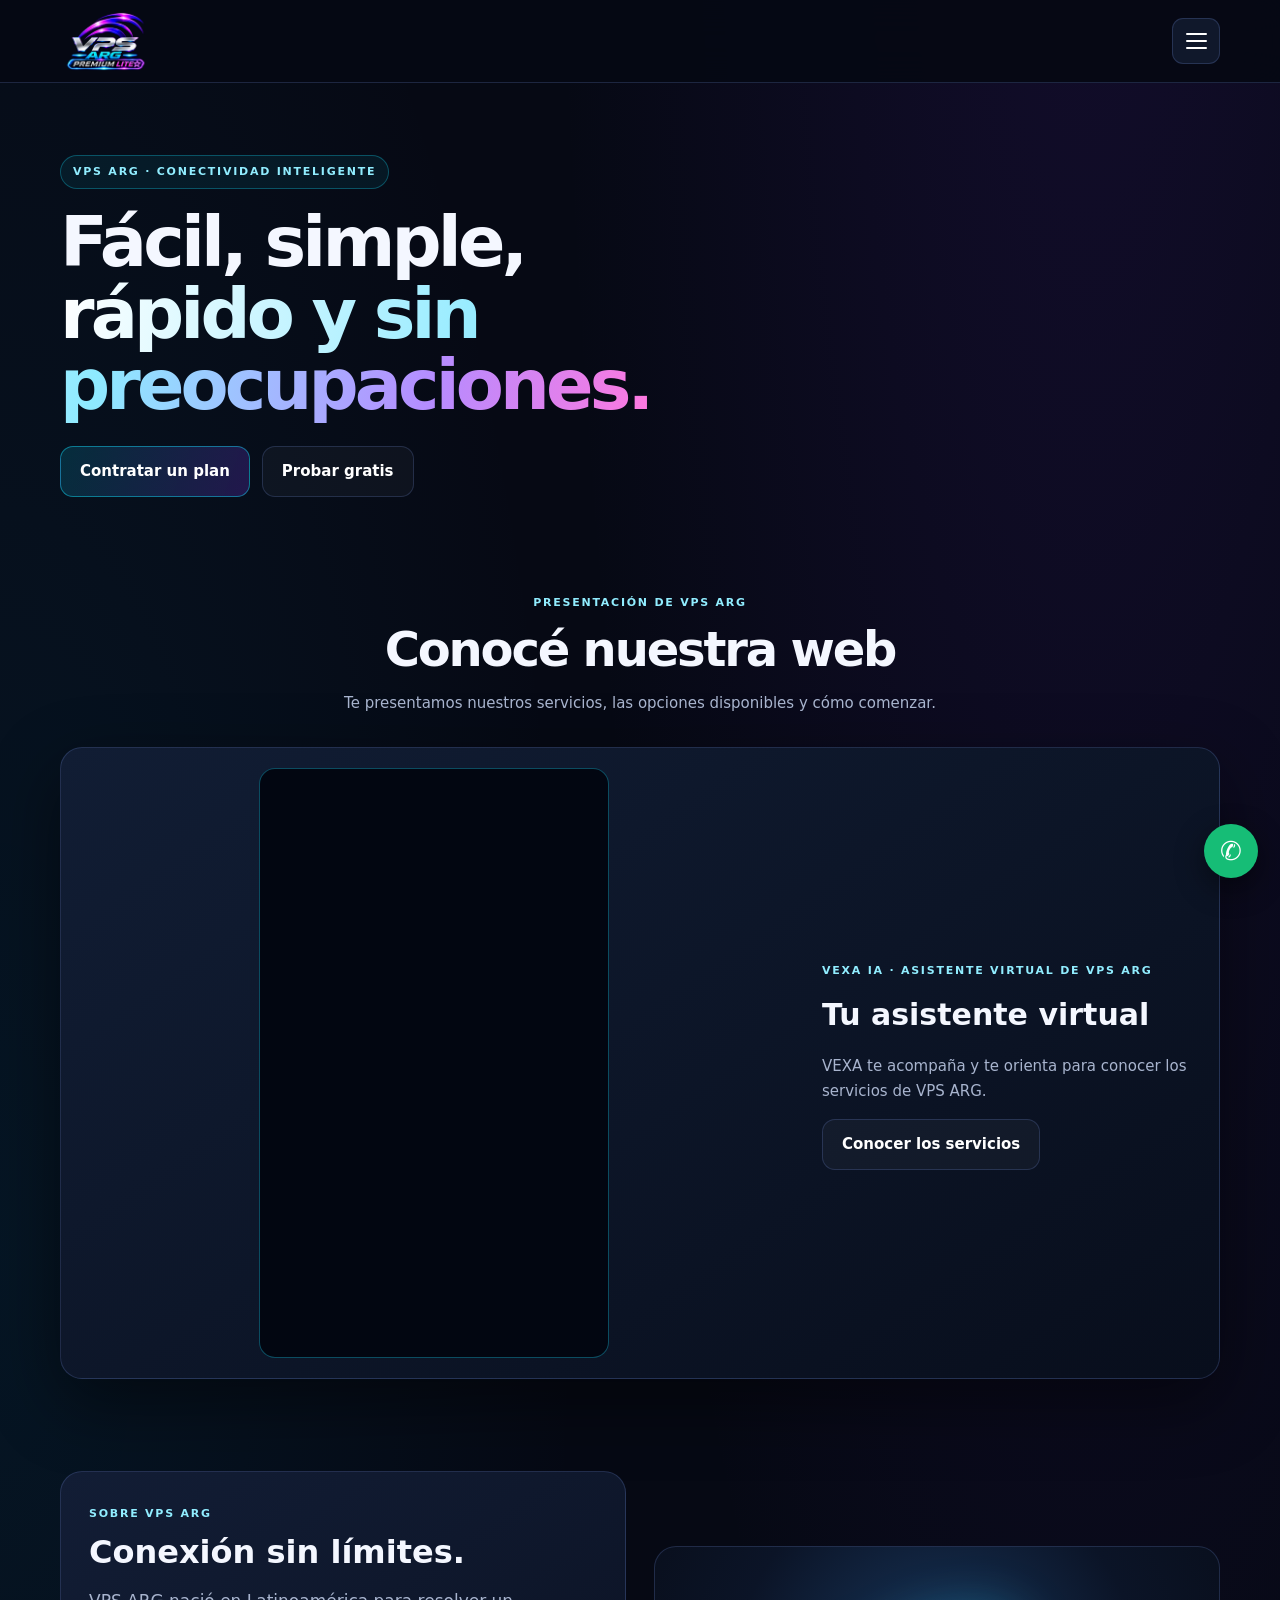
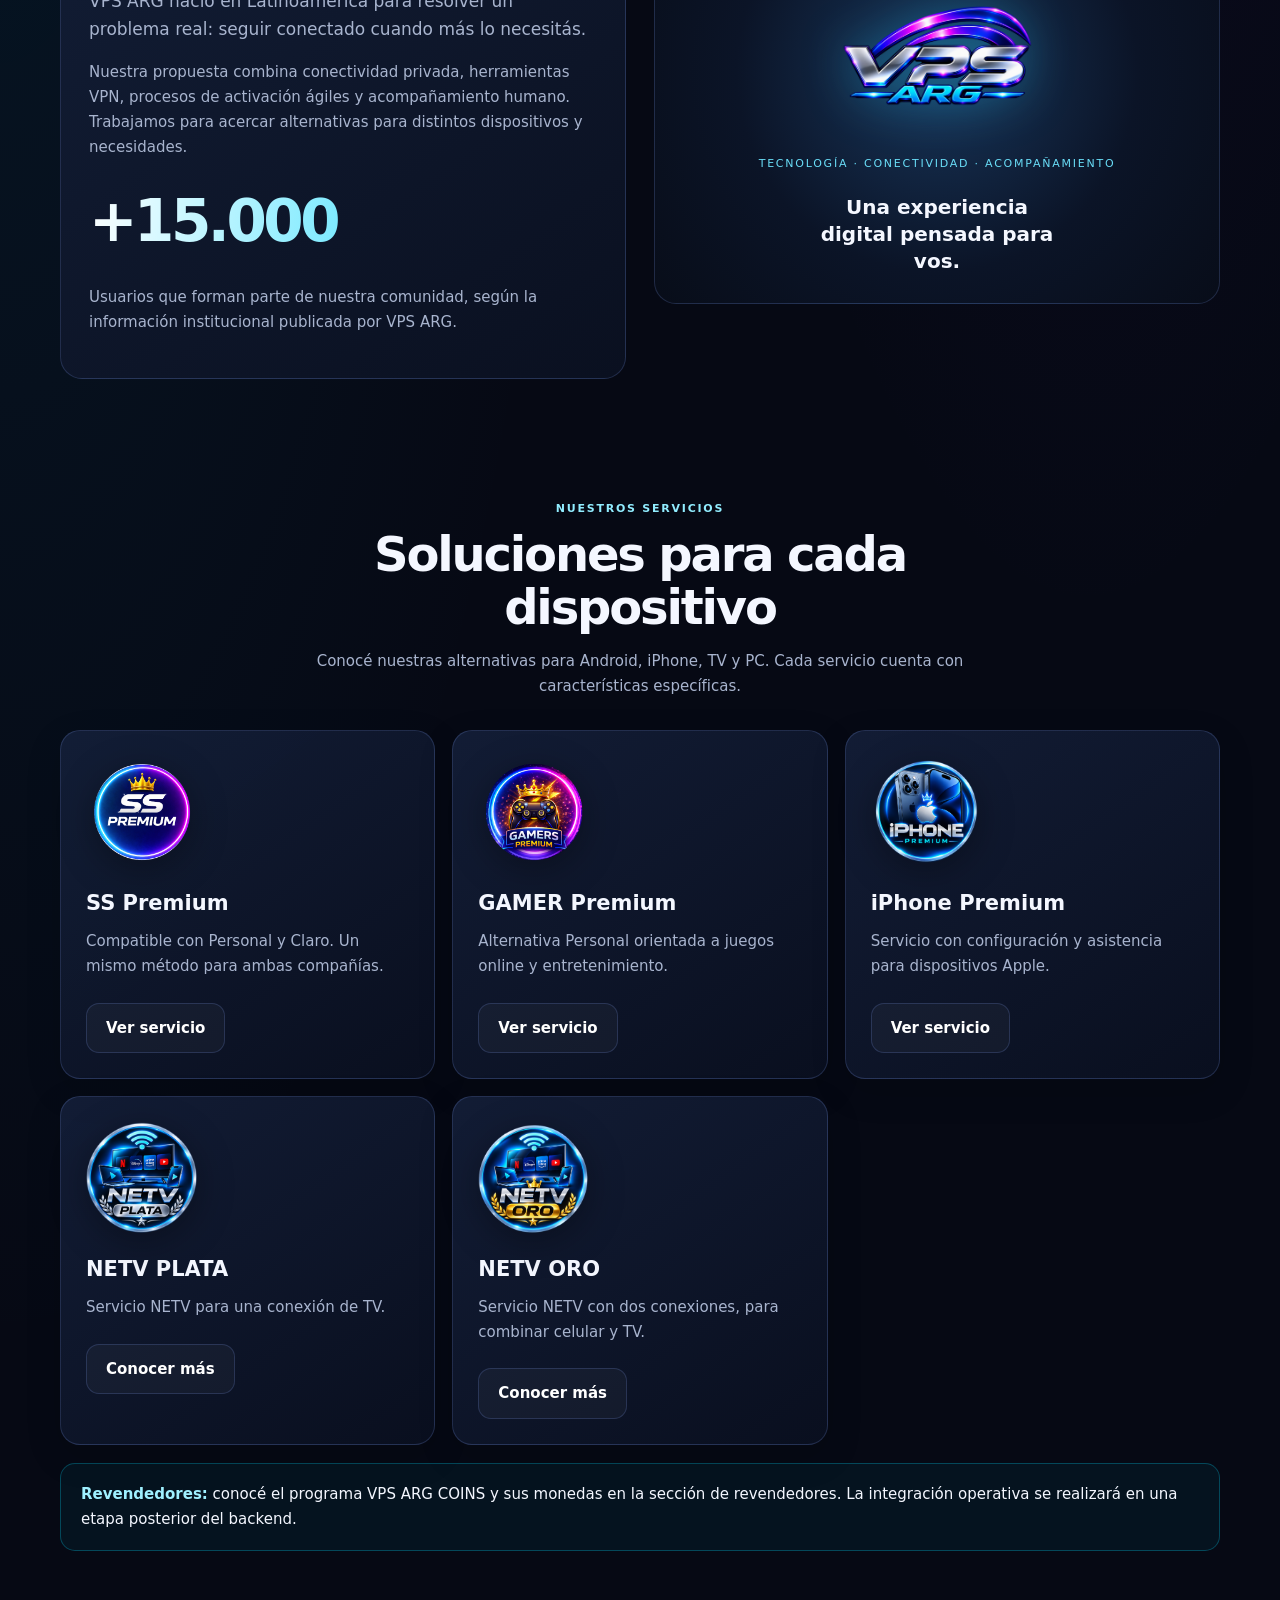
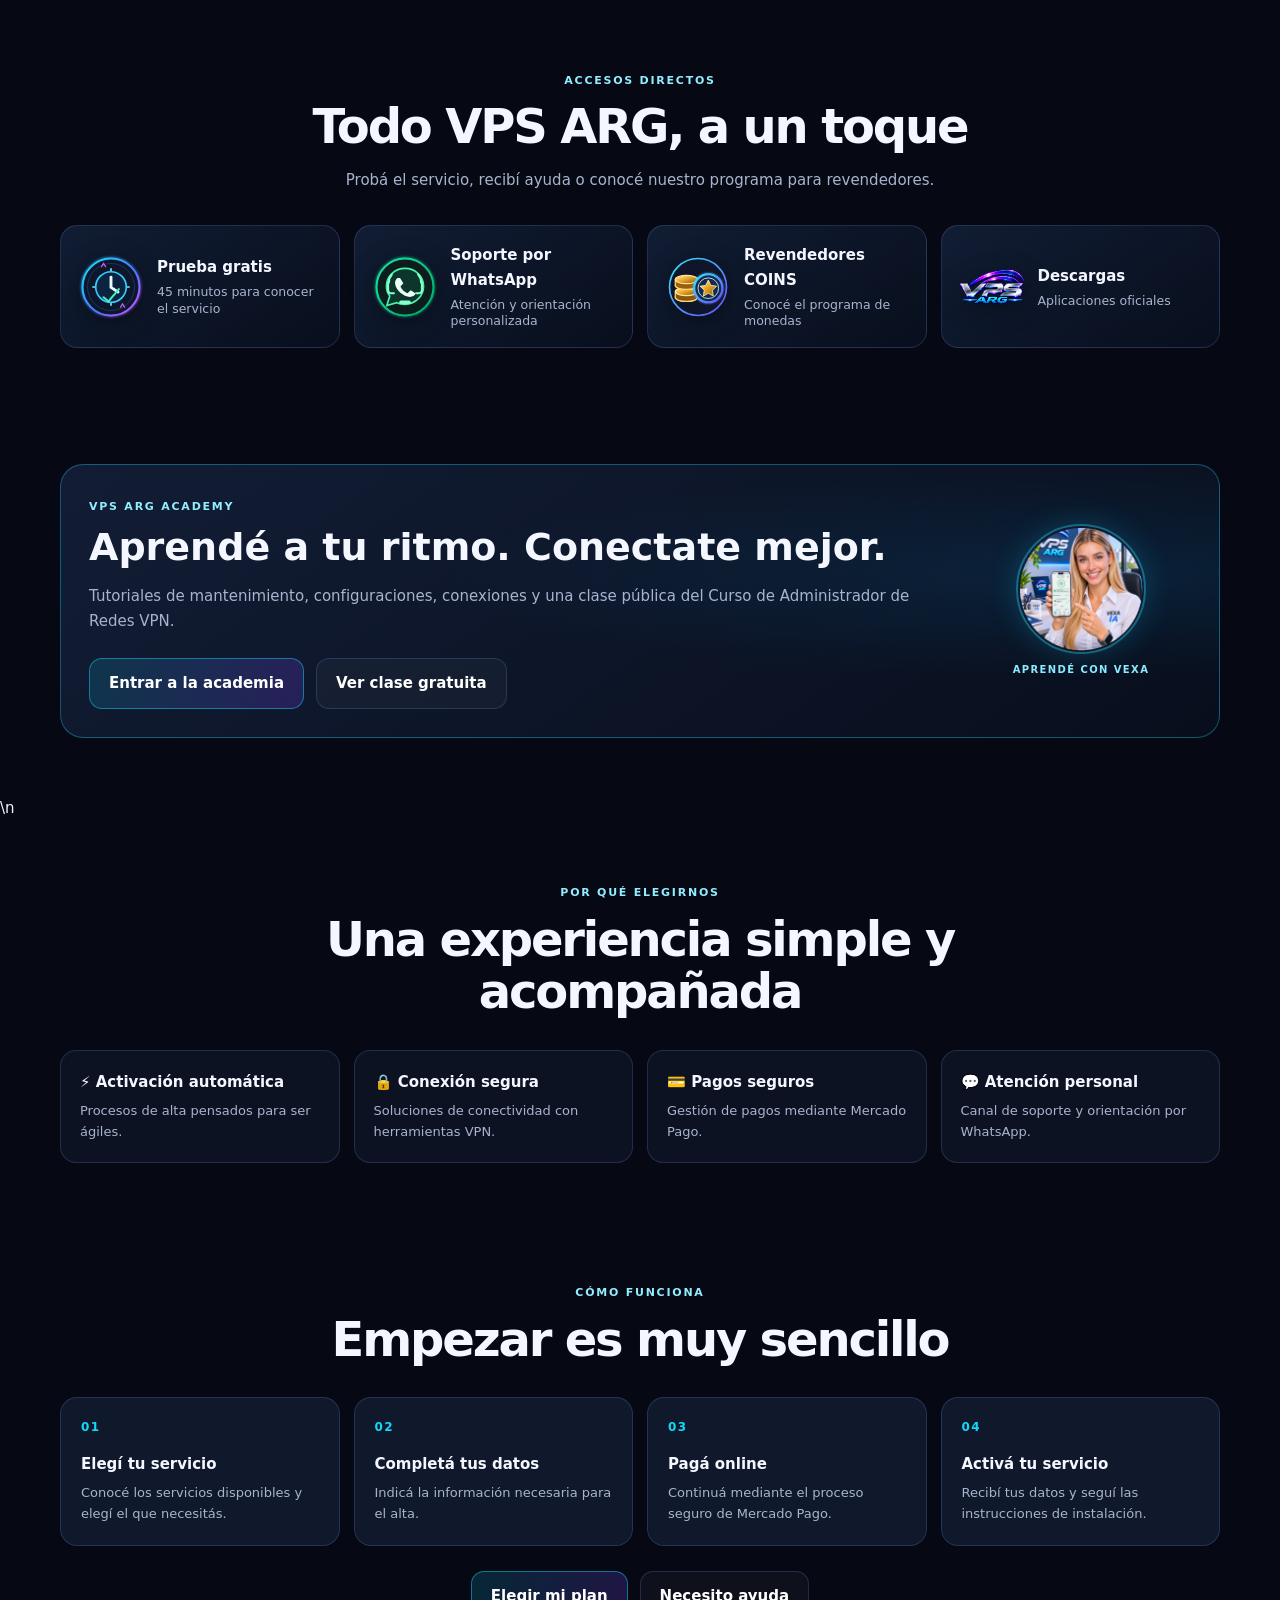
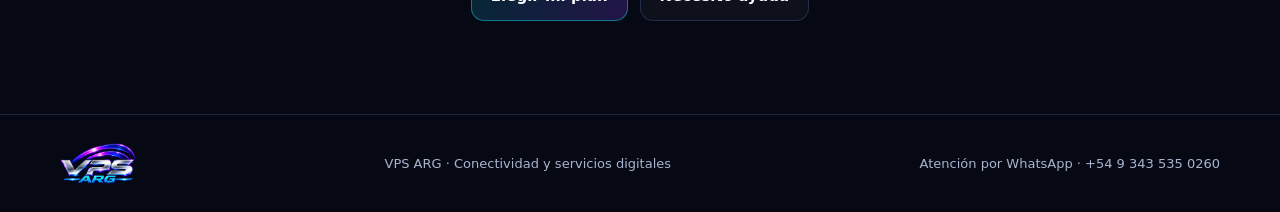
<file: index.html>
<!doctype html><html lang="es"><head><meta charset="utf-8"><meta name="viewport" content="width=device-width,initial-scale=1"><meta name="theme-color" content="#060914"><meta name="description" content="VPS ARG: conectividad inteligente, servicios para Android e iPhone, planes, pruebas y soporte."><title>Inicio | VPS ARG</title><link rel="stylesheet" href="assets/site.css"></head><body><header class="top"><div class="wrap nav"><a class="brand" href="index.html" aria-label="VPS ARG - Inicio"><img src="assets/logo-vpsarg.png" alt="VPS ARG Premium Lite"></a><details class="menu-shell"><summary class="menu-toggle" aria-label="Abrir menú" title="Menú"><span class="hamburger-lines" aria-hidden="true"><i></i><i></i><i></i></span></summary><nav class="navlinks" data-main-nav aria-label="Navegación principal"><a class="active" href="index.html">Inicio</a><a class="" href="servicios.html">Servicios</a><a class="" href="compras.html">Compras</a><a class="" href="renovaciones.html">Renovaciones</a><a class="" href="pruebas.html">Prueba gratis</a><a class="" href="coins.html">Revendedores · COINS</a><a class="" href="descargas.html">Descargas</a><a class="" href="soporte.html">Soporte</a><a href="curso-vpn.html">Curso ADM Redes VPN</a><a href="academia.html">Academia</a><a class="nav-contact" href="https://wa.me/5493435350260" target="_blank" rel="noopener">Contactar por WhatsApp ↗</a></nav></details></div></header><main>
<section class="wrap hero hero-service-first"><div class="hero-copy">
<span class="eyebrow">VPS ARG · Conectividad inteligente</span>
<h1>Fácil, simple,<br><span class="gradient">rápido y sin preocupaciones.</span></h1>
<p class="lead"></p>
<div class="actions"><a class="btn" href="compras.html">Contratar un plan</a><a class="btn secondary" href="pruebas.html">Probar gratis</a></div>
</div></section>
<section class="video-section" id="presentacion-vexa">
  <div class="wrap">
    <div class="sectionhead">
      <span class="kicker">Presentación de VPS ARG</span>
      <h2>Conocé nuestra web</h2>
      <p>Te presentamos nuestros servicios, las opciones disponibles y cómo comenzar.</p>
    </div>
    <div class="video-feature">
      <div class="video-frame">
        <iframe src="https://www.youtube-nocookie.com/embed/T5QTw0DyOEE" title="VEXA presenta VPS ARG y su página web" loading="lazy" referrerpolicy="strict-origin-when-cross-origin" allow="accelerometer; autoplay; clipboard-write; encrypted-media; gyroscope; picture-in-picture; web-share" allowfullscreen></iframe>
      </div>
      <div class="video-copy">
        <span class="kicker">VEXA IA · Asistente virtual de VPS ARG</span>
        <h3>Tu asistente virtual</h3>
        <p class="muted">VEXA te acompaña y te orienta para conocer los servicios de VPS ARG.</p>
        <a class="btn secondary" href="servicios.html">Conocer los servicios</a>
      </div>
    </div>
  </div>
</section>

<section><div class="wrap split"><div class="story-panel"><span class="kicker">Sobre VPS ARG</span><h2>Conexión sin límites.</h2><p class="lead">VPS ARG nació en Latinoamérica para resolver un problema real: seguir conectado cuando más lo necesitás.</p><p class="muted">Nuestra propuesta combina conectividad privada, herramientas VPN, procesos de activación ágiles y acompañamiento humano. Trabajamos para acercar alternativas para distintos dispositivos y necesidades.</p><div class="stat">+15.000</div><p class="muted">Usuarios que forman parte de nuestra comunidad, según la información institucional publicada por VPS ARG.</p></div><div class="about-brand-panel"><img src="assets/isotipo-vpsarg.png" alt="Isotipo VPS ARG"><span>TECNOLOGÍA · CONECTIVIDAD · ACOMPAÑAMIENTO</span><b>Una experiencia digital pensada para vos.</b></div></div></section>
<section><div class="wrap"><div class="sectionhead"><span class="kicker">Nuestros servicios</span><h2>Soluciones para cada dispositivo</h2><p>Conocé nuestras alternativas para Android, iPhone, TV y PC. Cada servicio cuenta con características específicas.</p></div><div class="grid home-service-grid">
<article class="card"><div class="server-icon"><img src="assets/ss-premium.png" alt="Ícono SS Premium"></div><h3>SS Premium</h3><p>Compatible con Personal y Claro. Un mismo método para ambas compañías.</p><a href="compras.html" class="btn secondary">Ver servicio</a></article>
<article class="card"><div class="server-icon"><img src="assets/gamers-premium.png" alt="Ícono GAMER Premium"></div><h3>GAMER Premium</h3><p>Alternativa Personal orientada a juegos online y entretenimiento.</p><a href="compras.html" class="btn secondary">Ver servicio</a></article>
<article class="card"><div class="server-icon"><img src="assets/iphone-premium.png" alt="Ícono iPhone Premium"></div><h3>iPhone Premium</h3><p>Servicio con configuración y asistencia para dispositivos Apple.</p><a href="compras.html" class="btn secondary">Ver servicio</a></article>
<article class="card"><div class="server-icon"><img src="assets/netv-plata.png" alt="Ícono NETV PLATA"></div><h3>NETV PLATA</h3><p>Servicio NETV para una conexión de TV.</p><a href="servicios.html" class="btn secondary">Conocer más</a></article>
<article class="card"><div class="server-icon"><img src="assets/netv-oro.png" alt="Ícono NETV ORO"></div><h3>NETV ORO</h3><p>Servicio NETV con dos conexiones, para combinar celular y TV.</p><a href="servicios.html" class="btn secondary">Conocer más</a></article>
</div><div class="notice"><strong>Revendedores:</strong> conocé el programa VPS ARG COINS y sus monedas en la <a href="coins.html">sección de revendedores</a>. La integración operativa se realizará en una etapa posterior del backend.</div></div></section>
<section><div class="wrap"><div class="sectionhead"><span class="kicker">Accesos directos</span><h2>Todo VPS ARG, a un toque</h2><p>Probá el servicio, recibí ayuda o conocé nuestro programa para revendedores.</p></div><div class="quick-grid">
<a class="quick-card" href="pruebas.html"><img src="assets/icon-prueba-gratis.svg" alt=""><span><b>Prueba gratis</b><small>45 minutos para conocer el servicio</small></span></a>
<a class="quick-card" href="soporte.html"><img src="assets/icon-soporte-whatsapp.svg" alt=""><span><b>Soporte por WhatsApp</b><small>Atención y orientación personalizada</small></span></a>
<a class="quick-card" href="coins.html"><img src="assets/icon-coins-revendedores.svg" alt=""><span><b>Revendedores COINS</b><small>Conocé el programa de monedas</small></span></a>
<a class="quick-card" href="descargas.html"><img src="assets/app-vpsarg.png" alt=""><span><b>Descargas</b><small>Aplicaciones oficiales</small></span></a>
</div></div></section>
<section class="academy-home-promo"><div class="wrap academy-home-card"><div><span class="kicker">VPS ARG Academy</span><h2>Aprendé a tu ritmo. Conectate mejor.</h2><p class="muted">Tutoriales de mantenimiento, configuraciones, conexiones y una clase pública del Curso de Administrador de Redes VPN.</p><div class="actions"><a class="btn" href="academia.html">Entrar a la academia</a><a class="btn secondary" href="academia.html#curso-vpn">Ver clase gratuita</a></div></div><div class="academy-home-art"><img src="assets/vexa-avatar.png" alt="VEXA, asistente de VPS ARG"><span>APRENDÉ CON VEXA</span></div></div></section>\n<section><div class="wrap"><div class="sectionhead"><span class="kicker">Por qué elegirnos</span><h2>Una experiencia simple y acompañada</h2></div><div class="feature-grid"><div class="feature"><b>⚡ Activación automática</b><p>Procesos de alta pensados para ser ágiles.</p></div><div class="feature"><b>🔒 Conexión segura</b><p>Soluciones de conectividad con herramientas VPN.</p></div><div class="feature"><b>💳 Pagos seguros</b><p>Gestión de pagos mediante Mercado Pago.</p></div><div class="feature"><b>💬 Atención personal</b><p>Canal de soporte y orientación por WhatsApp.</p></div></div></div></section>
<section><div class="wrap"><div class="sectionhead"><span class="kicker">Cómo funciona</span><h2>Empezar es muy sencillo</h2></div><div class="steps"><div class="step"><b>Elegí tu servicio</b><p>Conocé los servicios disponibles y elegí el que necesitás.</p></div><div class="step"><b>Completá tus datos</b><p>Indicá la información necesaria para el alta.</p></div><div class="step"><b>Pagá online</b><p>Continuá mediante el proceso seguro de Mercado Pago.</p></div><div class="step"><b>Activá tu servicio</b><p>Recibí tus datos y seguí las instrucciones de instalación.</p></div></div><div class="actions" style="justify-content:center"><a class="btn" href="compras.html">Elegir mi plan</a><a class="btn secondary" href="soporte.html">Necesito ayuda</a></div></div></section>
</main><footer><div class="wrap foot"><img src="assets/isotipo-vpsarg.png" alt="Isotipo VPS ARG"><span>VPS ARG · Conectividad y servicios digitales</span><a href="https://wa.me/5493435350260" target="_blank" rel="noopener">Atención por WhatsApp · +54 9 343 535 0260</a></div></footer><a class="whatsapp-float" href="https://wa.me/5493435350260" target="_blank" rel="noopener" aria-label="Contactar por WhatsApp">✆</a><script src="js/app.js" defer></script></body></html>
</file>
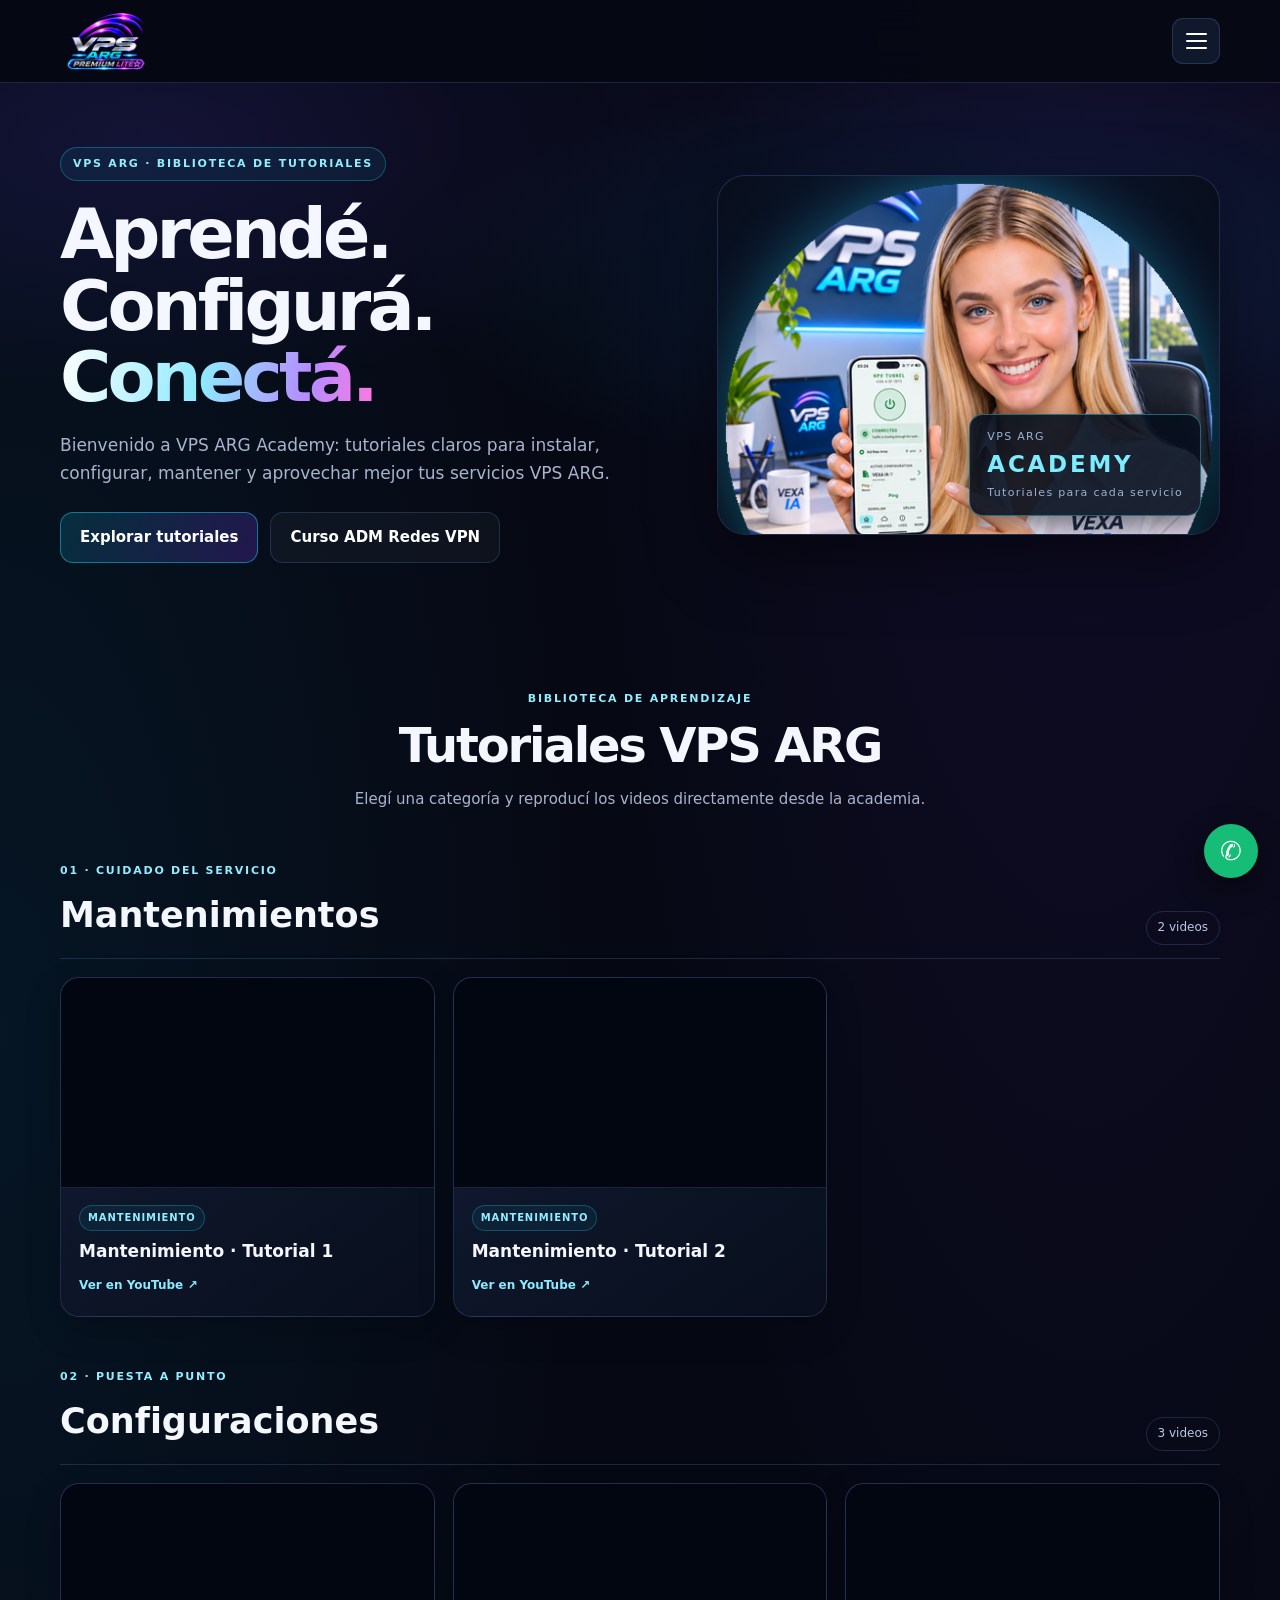
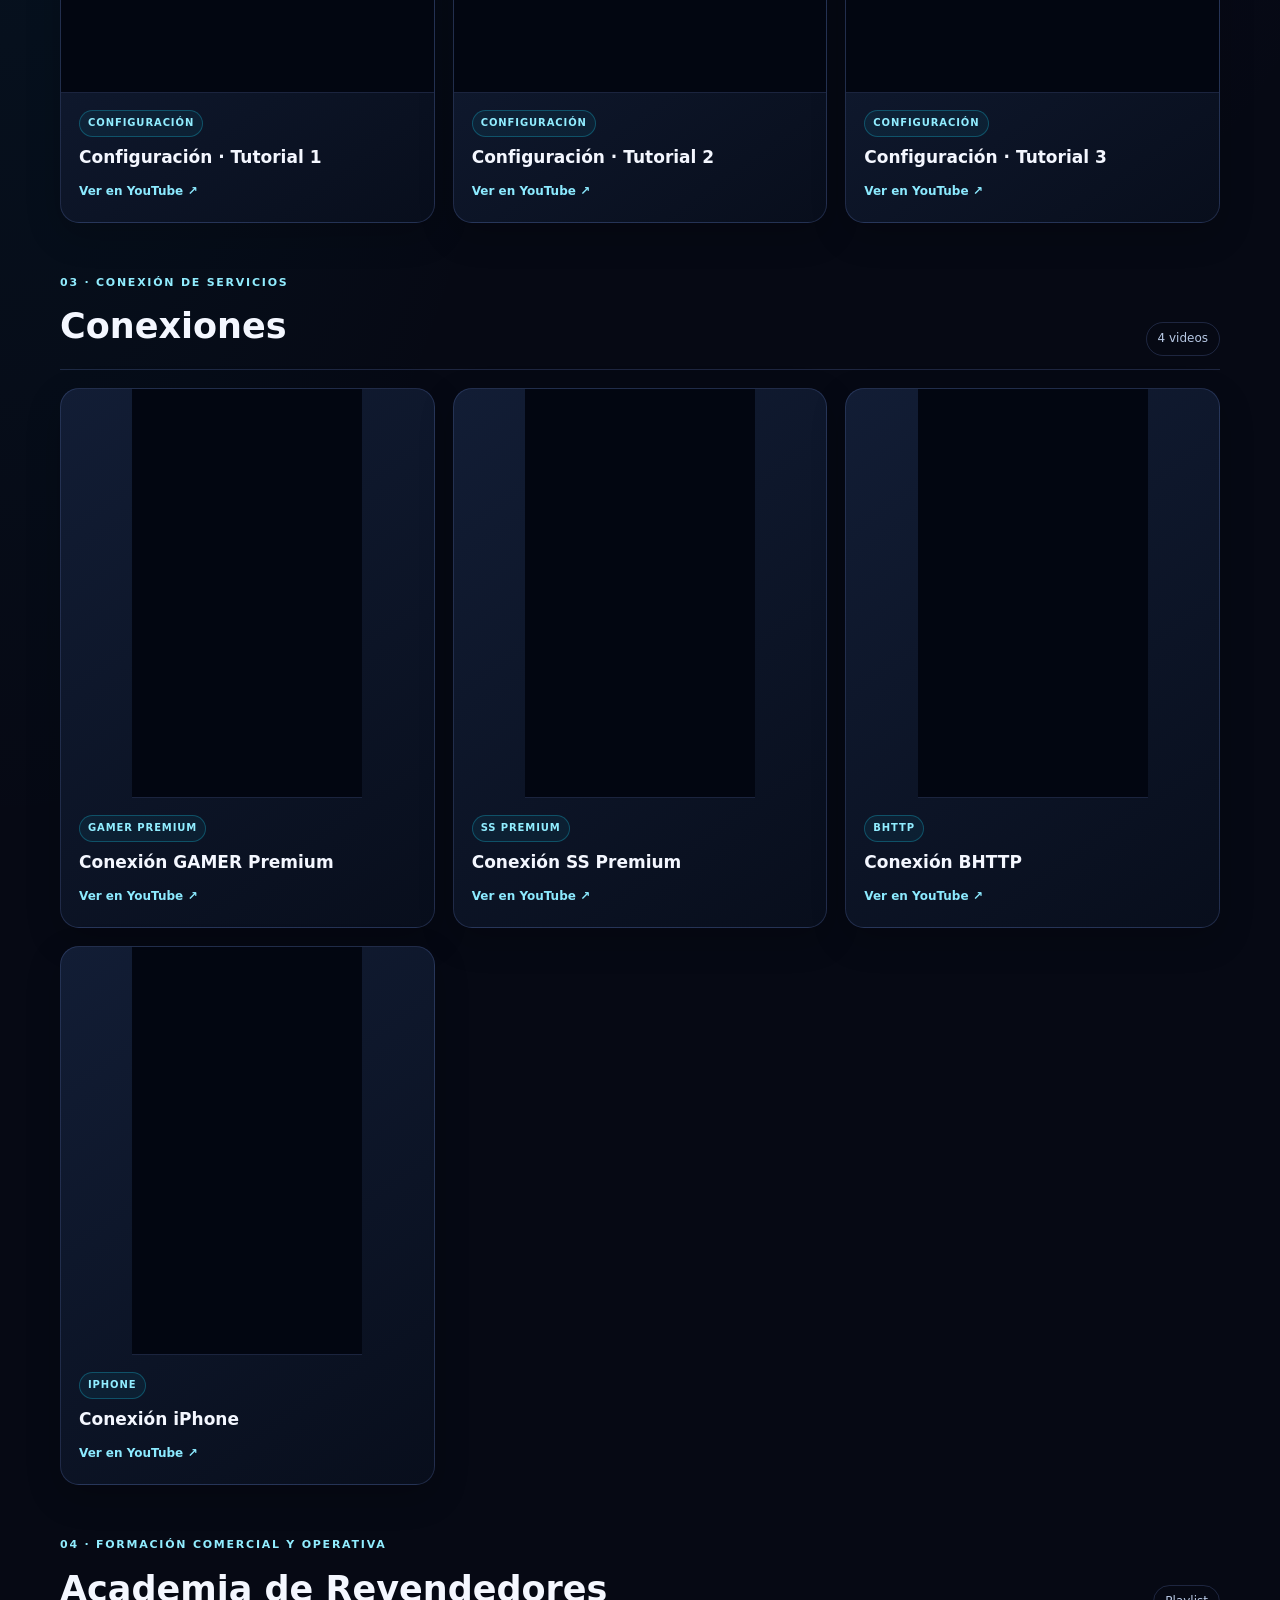
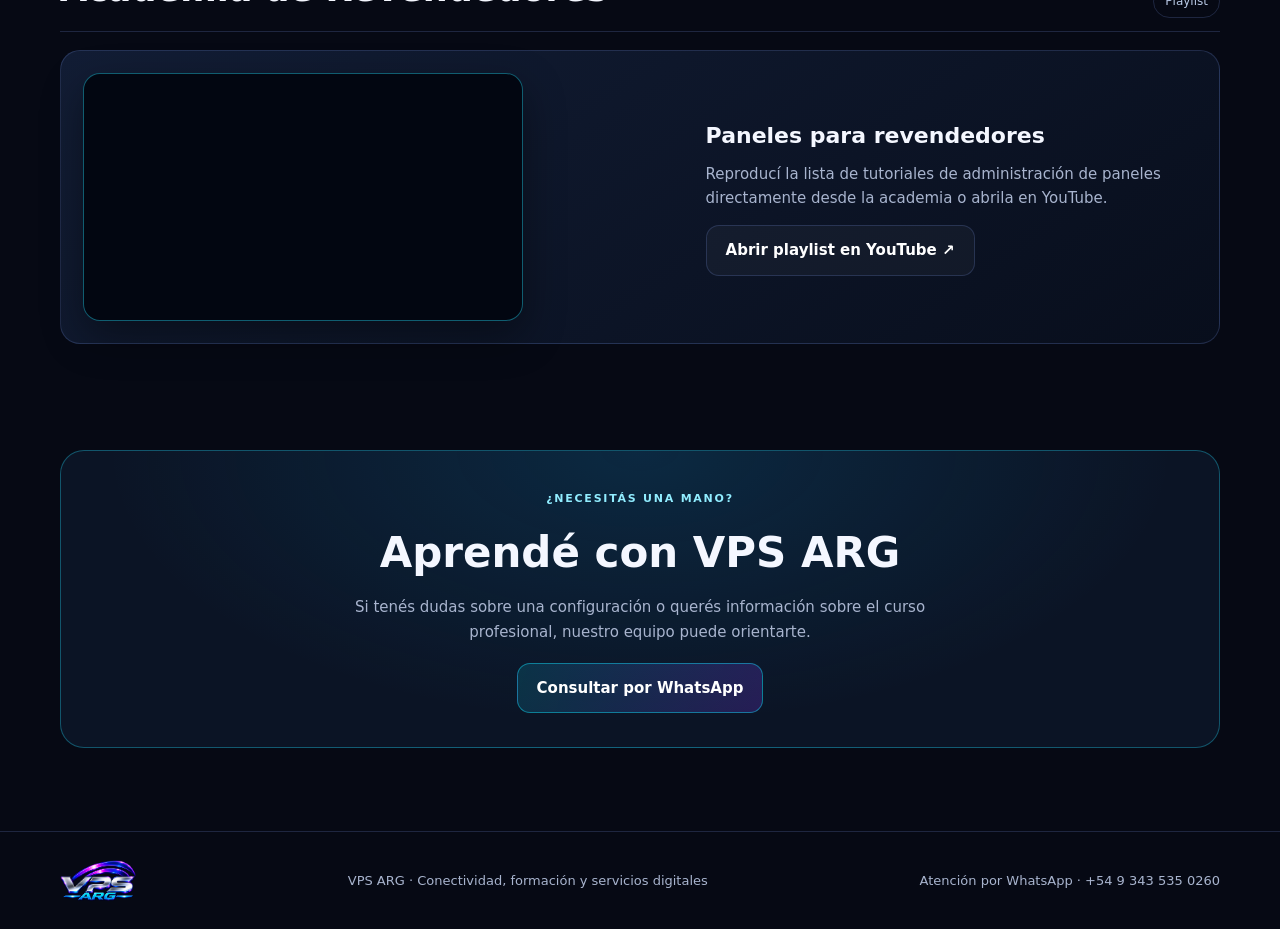
<file: academia.html>
<!doctype html>
<html lang="es">
<head>
  <meta charset="utf-8">
  <meta name="viewport" content="width=device-width,initial-scale=1">
  <meta name="theme-color" content="#060914">
  <meta name="description" content="VPS ARG Academy: tutoriales de mantenimiento, configuración, conexiones y formación en administración de redes VPN.">
  <title>Academia | VPS ARG</title>
  <link rel="stylesheet" href="assets/site.css">
</head>
<body>
<header class="top">
  <div class="wrap nav">
    <a class="brand" href="index.html" aria-label="VPS ARG - Inicio"><img src="assets/logo-vpsarg.png" alt="VPS ARG"></a>
    <details class="menu-shell">
      <summary class="menu-toggle" aria-label="Abrir menú" title="Menú"><span class="hamburger-lines" aria-hidden="true"><i></i><i></i><i></i></span></summary>
      <nav class="navlinks" data-main-nav aria-label="Navegación principal">
        <a href="index.html">Inicio</a><a href="servicios.html">Servicios</a><a href="compras.html">Compras</a><a href="renovaciones.html">Renovaciones</a><a href="pruebas.html">Prueba gratis</a><a href="coins.html">Revendedores · COINS</a><a href="curso-vpn.html">Curso ADM Redes VPN</a><a class="active" href="academia.html">Academia</a><a href="descargas.html">Descargas</a><a href="soporte.html">Soporte</a>
      <a class="nav-contact" href="https://wa.me/5493435350260" target="_blank" rel="noopener">Contactar por WhatsApp ↗</a></nav>
    </details>
  </div>
</header>

<main>
  <section class="academy-hero">
    <div class="wrap academy-hero-inner">
      <div class="academy-hero-copy">
        <span class="eyebrow">VPS ARG · Biblioteca de tutoriales</span>
        <h1>Aprendé. Configurá.<br><span class="gradient">Conectá.</span></h1>
        <p class="lead">Bienvenido a VPS ARG Academy: tutoriales claros para instalar, configurar, mantener y aprovechar mejor tus servicios VPS ARG.</p>
        <div class="actions">
          <a class="btn" href="#tutoriales">Explorar tutoriales</a>
          <a class="btn secondary" href="curso-vpn.html">Curso ADM Redes VPN</a>
        </div>
      </div>
      <div class="academy-hero-art">
        <img src="assets/vexa-avatar.png" alt="VEXA, asistente virtual de VPS ARG">
        <div class="academy-float-label"><span>VPS ARG</span><b>ACADEMY</b><small>Tutoriales para cada servicio</small></div>
      </div>
    </div>
  </section>
<section id="tutoriales">
    <div class="wrap">
      <div class="sectionhead">
        <span class="kicker">Biblioteca de aprendizaje</span>
        <h2>Tutoriales VPS ARG</h2>
        <p>Elegí una categoría y reproducí los videos directamente desde la academia.</p>
      </div>

      <div class="academy-category">
        <div class="academy-category-head"><div><span class="kicker">01 · Cuidado del servicio</span><h2>Mantenimientos</h2></div><span class="academy-count">2 videos</span></div>
        <div class="academy-video-grid">
          <article class="academy-video-card"><div class="academy-video-frame"><iframe src="https://www.youtube-nocookie.com/embed/VxFWrMiXpA0" title="Tutorial de mantenimiento VPS ARG 1" loading="lazy" referrerpolicy="strict-origin-when-cross-origin" allow="accelerometer; autoplay; clipboard-write; encrypted-media; gyroscope; picture-in-picture; web-share" allowfullscreen></iframe></div><div class="academy-video-info"><span class="video-tag">Mantenimiento</span><h3>Mantenimiento · Tutorial 1</h3><a href="https://youtu.be/VxFWrMiXpA0" target="_blank" rel="noopener">Ver en YouTube ↗</a></div></article>
          <article class="academy-video-card"><div class="academy-video-frame"><iframe src="https://www.youtube-nocookie.com/embed/iCsr8rkBvXM" title="Tutorial de mantenimiento VPS ARG 2" loading="lazy" referrerpolicy="strict-origin-when-cross-origin" allow="accelerometer; autoplay; clipboard-write; encrypted-media; gyroscope; picture-in-picture; web-share" allowfullscreen></iframe></div><div class="academy-video-info"><span class="video-tag">Mantenimiento</span><h3>Mantenimiento · Tutorial 2</h3><a href="https://youtu.be/iCsr8rkBvXM" target="_blank" rel="noopener">Ver en YouTube ↗</a></div></article>
        </div>
      </div>

      <div class="academy-category">
        <div class="academy-category-head"><div><span class="kicker">02 · Puesta a punto</span><h2>Configuraciones</h2></div><span class="academy-count">3 videos</span></div>
        <div class="academy-video-grid academy-video-grid-three">
          <article class="academy-video-card"><div class="academy-video-frame"><iframe src="https://www.youtube-nocookie.com/embed/g32Mxs_GrwA" title="Configuración VPS ARG 1" loading="lazy" referrerpolicy="strict-origin-when-cross-origin" allow="accelerometer; autoplay; clipboard-write; encrypted-media; gyroscope; picture-in-picture; web-share" allowfullscreen></iframe></div><div class="academy-video-info"><span class="video-tag">Configuración</span><h3>Configuración · Tutorial 1</h3><a href="https://youtu.be/g32Mxs_GrwA" target="_blank" rel="noopener">Ver en YouTube ↗</a></div></article>
          <article class="academy-video-card"><div class="academy-video-frame"><iframe src="https://www.youtube-nocookie.com/embed/1RLwH3FNNSs" title="Configuración VPS ARG 2" loading="lazy" referrerpolicy="strict-origin-when-cross-origin" allow="accelerometer; autoplay; clipboard-write; encrypted-media; gyroscope; picture-in-picture; web-share" allowfullscreen></iframe></div><div class="academy-video-info"><span class="video-tag">Configuración</span><h3>Configuración · Tutorial 2</h3><a href="https://youtu.be/1RLwH3FNNSs" target="_blank" rel="noopener">Ver en YouTube ↗</a></div></article>
          <article class="academy-video-card"><div class="academy-video-frame"><iframe src="https://www.youtube-nocookie.com/embed/P-hLzRqw1vM" title="Configuración VPS ARG 3" loading="lazy" referrerpolicy="strict-origin-when-cross-origin" allow="accelerometer; autoplay; clipboard-write; encrypted-media; gyroscope; picture-in-picture; web-share" allowfullscreen></iframe></div><div class="academy-video-info"><span class="video-tag">Configuración</span><h3>Configuración · Tutorial 3</h3><a href="https://youtu.be/P-hLzRqw1vM" target="_blank" rel="noopener">Ver en YouTube ↗</a></div></article>
        </div>
      </div>

      <div class="academy-category">
        <div class="academy-category-head"><div><span class="kicker">03 · Conexión de servicios</span><h2>Conexiones</h2></div><span class="academy-count">4 videos</span></div>
        <div class="academy-video-grid academy-video-grid-three">
          <article class="academy-video-card"><div class="academy-video-frame short-frame"><iframe src="https://www.youtube-nocookie.com/embed/2ev55Fxpk3c" title="Conexión GAMER Premium" loading="lazy" referrerpolicy="strict-origin-when-cross-origin" allow="accelerometer; autoplay; clipboard-write; encrypted-media; gyroscope; picture-in-picture; web-share" allowfullscreen></iframe></div><div class="academy-video-info"><span class="video-tag">GAMER Premium</span><h3>Conexión GAMER Premium</h3><a href="https://youtube.com/shorts/2ev55Fxpk3c" target="_blank" rel="noopener">Ver en YouTube ↗</a></div></article>
          <article class="academy-video-card"><div class="academy-video-frame short-frame"><iframe src="https://www.youtube-nocookie.com/embed/LRjbqGKTOyI" title="Conexión SS Premium" loading="lazy" referrerpolicy="strict-origin-when-cross-origin" allow="accelerometer; autoplay; clipboard-write; encrypted-media; gyroscope; picture-in-picture; web-share" allowfullscreen></iframe></div><div class="academy-video-info"><span class="video-tag">SS Premium</span><h3>Conexión SS Premium</h3><a href="https://youtube.com/shorts/LRjbqGKTOyI" target="_blank" rel="noopener">Ver en YouTube ↗</a></div></article>
          <article class="academy-video-card"><div class="academy-video-frame short-frame"><iframe src="https://www.youtube-nocookie.com/embed/ncJtSTDgioE" title="Conexión BHTTP" loading="lazy" referrerpolicy="strict-origin-when-cross-origin" allow="accelerometer; autoplay; clipboard-write; encrypted-media; gyroscope; picture-in-picture; web-share" allowfullscreen></iframe></div><div class="academy-video-info"><span class="video-tag">BHTTP</span><h3>Conexión BHTTP</h3><a href="https://youtube.com/shorts/ncJtSTDgioE" target="_blank" rel="noopener">Ver en YouTube ↗</a></div></article>
          <article class="academy-video-card"><div class="academy-video-frame short-frame"><iframe src="https://www.youtube-nocookie.com/embed/C-cbeeDbFrQ" title="Conexión iPhone" loading="lazy" referrerpolicy="strict-origin-when-cross-origin" allow="accelerometer; autoplay; clipboard-write; encrypted-media; gyroscope; picture-in-picture; web-share" allowfullscreen></iframe></div><div class="academy-video-info"><span class="video-tag">iPhone</span><h3>Conexión iPhone</h3><a href="https://youtube.com/shorts/C-cbeeDbFrQ" target="_blank" rel="noopener">Ver en YouTube ↗</a></div></article>
        </div>
      </div>

      <div class="academy-category reseller-academy">
        <div class="academy-category-head"><div><span class="kicker">04 · Formación comercial y operativa</span><h2>Academia de Revendedores</h2></div><span class="academy-count">Playlist</span></div>
        <div class="playlist-feature">
          <div class="academy-video-frame playlist-frame"><iframe src="https://www.youtube-nocookie.com/embed/videoseries?list=PLWGzoin5ypRv0mRTH3ZfhG8H0lKVo5oWf" title="Playlist de paneles para revendedores VPS ARG" loading="lazy" referrerpolicy="strict-origin-when-cross-origin" allow="accelerometer; autoplay; clipboard-write; encrypted-media; gyroscope; picture-in-picture; web-share" allowfullscreen></iframe></div>
          <div><h3>Paneles para revendedores</h3><p class="muted">Reproducí la lista de tutoriales de administración de paneles directamente desde la academia o abrila en YouTube.</p><a class="btn secondary" href="https://youtube.com/playlist?list=PLWGzoin5ypRv0mRTH3ZfhG8H0lKVo5oWf" target="_blank" rel="noopener">Abrir playlist en YouTube ↗</a></div>
        </div>
      </div>
    </div>
  </section>

  <section class="academy-final-cta">
    <div class="wrap academy-final-inner">
      <span class="kicker">¿Necesitás una mano?</span>
      <h2>Aprendé con VPS ARG</h2>
      <p>Si tenés dudas sobre una configuración o querés información sobre el curso profesional, nuestro equipo puede orientarte.</p>
      <a class="btn" href="https://wa.me/5493435350260?text=Hola%2C%20necesito%20ayuda%20con%20VPS%20ARG%20Academy" target="_blank" rel="noopener">Consultar por WhatsApp</a>
    </div>
  </section>
</main>

<footer><div class="wrap foot"><img src="assets/isotipo-vpsarg.png" alt="Isotipo VPS ARG"><span>VPS ARG · Conectividad, formación y servicios digitales</span><a href="https://wa.me/5493435350260" target="_blank" rel="noopener">Atención por WhatsApp · +54 9 343 535 0260</a></div></footer>
<a class="whatsapp-float" href="https://wa.me/5493435350260" target="_blank" rel="noopener" aria-label="Contactar por WhatsApp">✆</a>
<script src="js/app.js" defer></script>
</body>
</html>
</file>
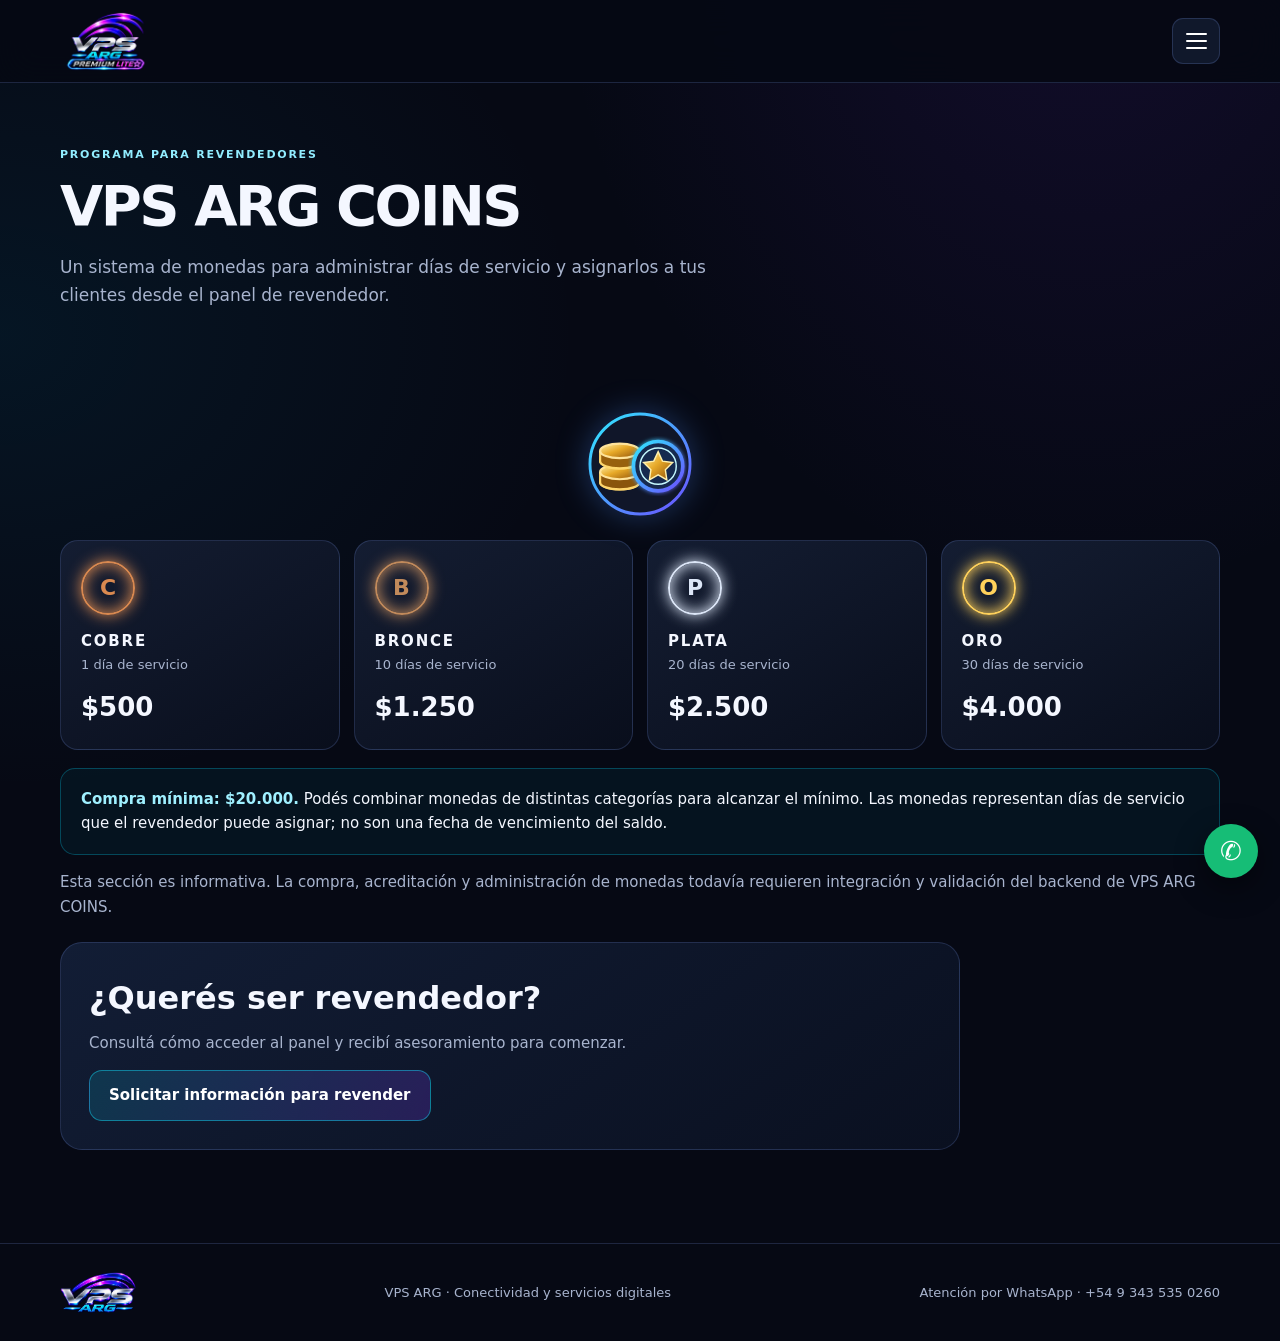
<file: coins.html>
<!doctype html><html lang="es"><head><meta charset="utf-8"><meta name="viewport" content="width=device-width,initial-scale=1"><meta name="theme-color" content="#060914"><meta name="description" content="VPS ARG: conectividad inteligente, servicios para Android e iPhone, planes, pruebas y soporte."><title>Revendedores · VPS ARG COINS</title><link rel="stylesheet" href="assets/site.css"></head><body><header class="top"><div class="wrap nav"><a class="brand" href="index.html" aria-label="VPS ARG - Inicio"><img src="assets/logo-vpsarg.png" alt="VPS ARG Premium Lite"></a><details class="menu-shell"><summary class="menu-toggle" aria-label="Abrir menú" title="Menú"><span class="hamburger-lines" aria-hidden="true"><i></i><i></i><i></i></span></summary><nav class="navlinks" data-main-nav aria-label="Navegación principal"><a class="" href="index.html">Inicio</a><a class="" href="servicios.html">Servicios</a><a class="" href="compras.html">Compras</a><a class="" href="renovaciones.html">Renovaciones</a><a class="" href="pruebas.html">Prueba gratis</a><a class="active" href="coins.html">Revendedores · COINS</a><a class="" href="descargas.html">Descargas</a><a class="" href="soporte.html">Soporte</a><a href="curso-vpn.html">Curso ADM Redes VPN</a><a href="academia.html">Academia</a><a class="nav-contact" href="https://wa.me/5493435350260" target="_blank" rel="noopener">Contactar por WhatsApp ↗</a></nav></details></div></header><main><section class="wrap pagehead"><span class="kicker">Programa para revendedores</span><h1>VPS ARG COINS</h1><p class="lead">Un sistema de monedas para administrar días de servicio y asignarlos a tus clientes desde el panel de revendedor.</p></section><section class="wrap"><div class="coins-intro-icon"><img src="assets/icon-coins-revendedores.svg" alt="Ícono VPS ARG COINS"></div><div class="coin-grid"><article class="coin"><div class="coinmark copper">C</div><b>COBRE</b><div class="days">1 día de servicio</div><div class="price">$500</div></article><article class="coin"><div class="coinmark bronze">B</div><b>BRONCE</b><div class="days">10 días de servicio</div><div class="price">$1.250</div></article><article class="coin"><div class="coinmark silver">P</div><b>PLATA</b><div class="days">20 días de servicio</div><div class="price">$2.500</div></article><article class="coin"><div class="coinmark gold">O</div><b>ORO</b><div class="days">30 días de servicio</div><div class="price">$4.000</div></article></div><div class="notice"><strong>Compra mínima: $20.000.</strong> Podés combinar monedas de distintas categorías para alcanzar el mínimo. Las monedas representan días de servicio que el revendedor puede asignar; no son una fecha de vencimiento del saldo.</div><p class="muted">Esta sección es informativa. La compra, acreditación y administración de monedas todavía requieren integración y validación del backend de VPS ARG COINS.</p><div class="story-panel content" style="margin-top:22px"><h2>¿Querés ser revendedor?</h2><p class="muted">Consultá cómo acceder al panel y recibí asesoramiento para comenzar.</p><a class="btn" href="https://wa.me/5493435350260?text=Hola%2C%20quiero%20informaci%C3%B3n%20para%20ser%20revendedor%20de%20VPS%20ARG" target="_blank" rel="noopener">Solicitar información para revender</a></div></section></main><footer><div class="wrap foot"><img src="assets/isotipo-vpsarg.png" alt="Isotipo VPS ARG"><span>VPS ARG · Conectividad y servicios digitales</span><a href="https://wa.me/5493435350260" target="_blank" rel="noopener">Atención por WhatsApp · +54 9 343 535 0260</a></div></footer><a class="whatsapp-float" href="https://wa.me/5493435350260" target="_blank" rel="noopener" aria-label="Contactar por WhatsApp">✆</a><script src="js/app.js" defer></script></body></html>
</file>
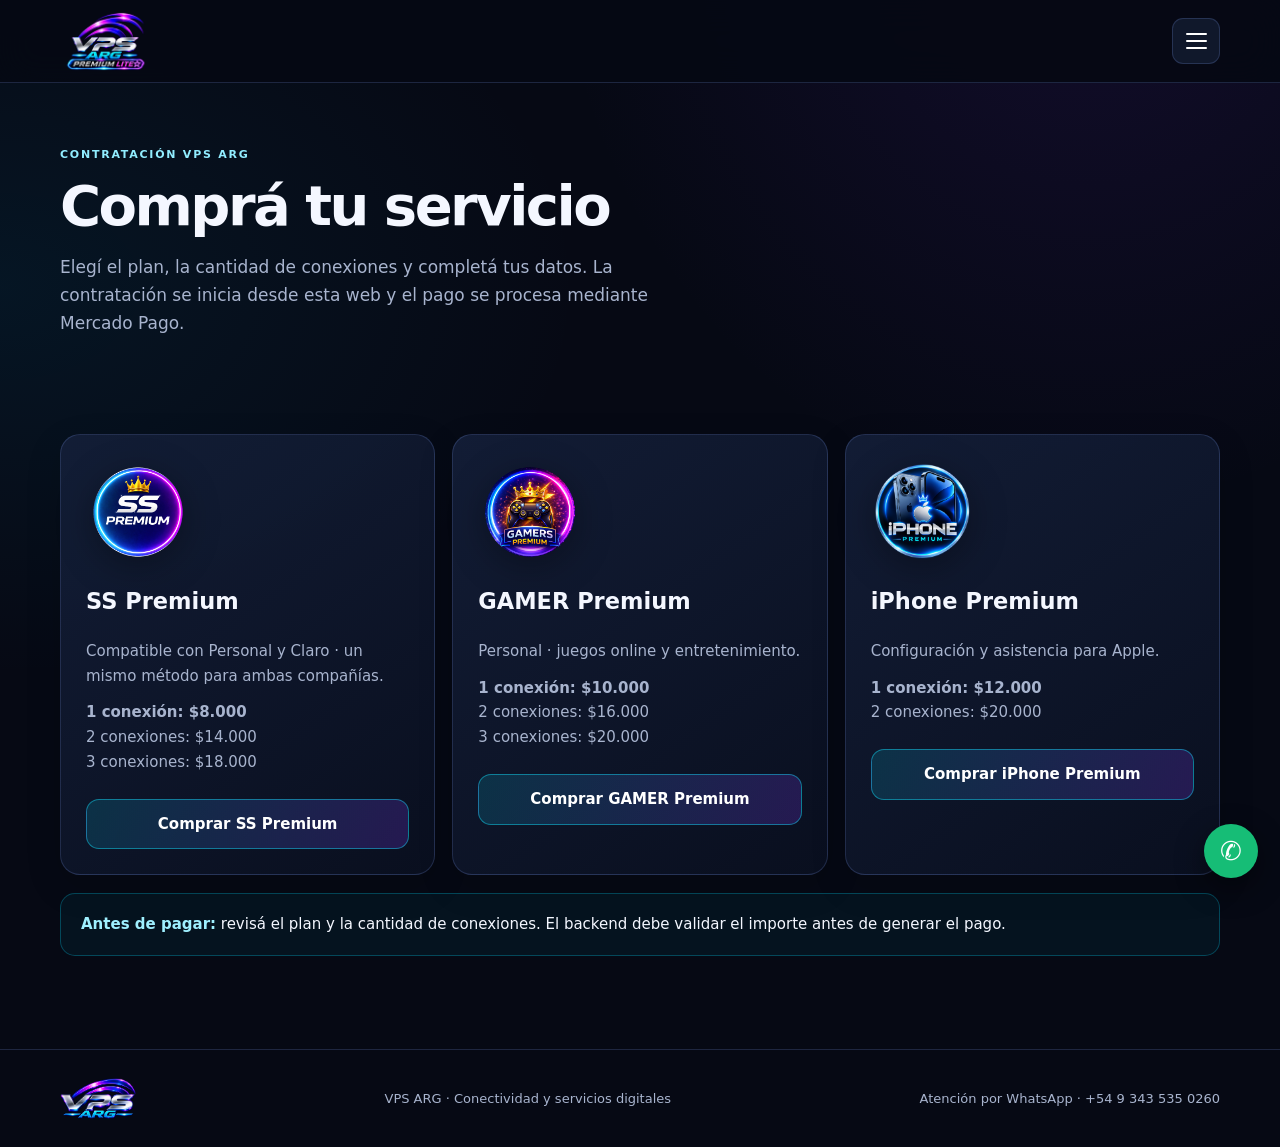
<file: compras.html>
<!doctype html><html lang="es"><head><meta charset="utf-8"><meta name="viewport" content="width=device-width,initial-scale=1"><meta name="theme-color" content="#060914"><meta name="description" content="VPS ARG: conectividad inteligente, servicios para Android e iPhone, planes, pruebas y soporte."><title>Compras | VPS ARG</title><link rel="stylesheet" href="assets/site.css"></head><body><header class="top"><div class="wrap nav"><a class="brand" href="index.html" aria-label="VPS ARG - Inicio"><img src="assets/logo-vpsarg.png" alt="VPS ARG Premium Lite"></a><details class="menu-shell"><summary class="menu-toggle" aria-label="Abrir menú" title="Menú"><span class="hamburger-lines" aria-hidden="true"><i></i><i></i><i></i></span></summary><nav class="navlinks" data-main-nav aria-label="Navegación principal"><a class="" href="index.html">Inicio</a><a class="" href="servicios.html">Servicios</a><a class="active" href="compras.html">Compras</a><a class="" href="renovaciones.html">Renovaciones</a><a class="" href="pruebas.html">Prueba gratis</a><a class="" href="coins.html">Revendedores · COINS</a><a class="" href="descargas.html">Descargas</a><a class="" href="soporte.html">Soporte</a><a href="curso-vpn.html">Curso ADM Redes VPN</a><a href="academia.html">Academia</a><a class="nav-contact" href="https://wa.me/5493435350260" target="_blank" rel="noopener">Contactar por WhatsApp ↗</a></nav></details></div></header><main><section class="wrap pagehead">
<span class="kicker">Contratación VPS ARG</span><h1>Comprá tu servicio</h1>
<p class="lead">Elegí el plan, la cantidad de conexiones y completá tus datos. La contratación se inicia desde esta web y el pago se procesa mediante Mercado Pago.</p>
</section>
<section class="wrap"><div class="grid">
<article class="card"><div class="server-icon"><img src="assets/ss-premium.png" alt="Ícono SS Premium"></div><h2>SS Premium</h2><p>Compatible con Personal y Claro · un mismo método para ambas compañías.</p><p><b>1 conexión: $8.000</b><br>2 conexiones: $14.000<br>3 conexiones: $18.000</p><button class="btn full" type="button" data-plan="ss">Comprar SS Premium</button></article>
<article class="card"><div class="server-icon"><img src="assets/gamers-premium.png" alt="Ícono GAMER Premium"></div><h2>GAMER Premium</h2><p>Personal · juegos online y entretenimiento.</p><p><b>1 conexión: $10.000</b><br>2 conexiones: $16.000<br>3 conexiones: $20.000</p><button class="btn full" type="button" data-plan="gamers">Comprar GAMER Premium</button></article>
<article class="card"><div class="server-icon"><img src="assets/iphone-premium.png" alt="Ícono iPhone Premium"></div><h2>iPhone Premium</h2><p>Configuración y asistencia para Apple.</p><p><b>1 conexión: $12.000</b><br>2 conexiones: $20.000</p><button class="btn full" type="button" data-plan="iphone">Comprar iPhone Premium</button></article>
</div><div class="notice"><strong>Antes de pagar:</strong> revisá el plan y la cantidad de conexiones. El backend debe validar el importe antes de generar el pago.</div></section></main><footer><div class="wrap foot"><img src="assets/isotipo-vpsarg.png" alt="Isotipo VPS ARG"><span>VPS ARG · Conectividad y servicios digitales</span><a href="https://wa.me/5493435350260" target="_blank" rel="noopener">Atención por WhatsApp · +54 9 343 535 0260</a></div></footer><a class="whatsapp-float" href="https://wa.me/5493435350260" target="_blank" rel="noopener" aria-label="Contactar por WhatsApp">✆</a><script src="js/app.js" defer></script></body></html>
</file>
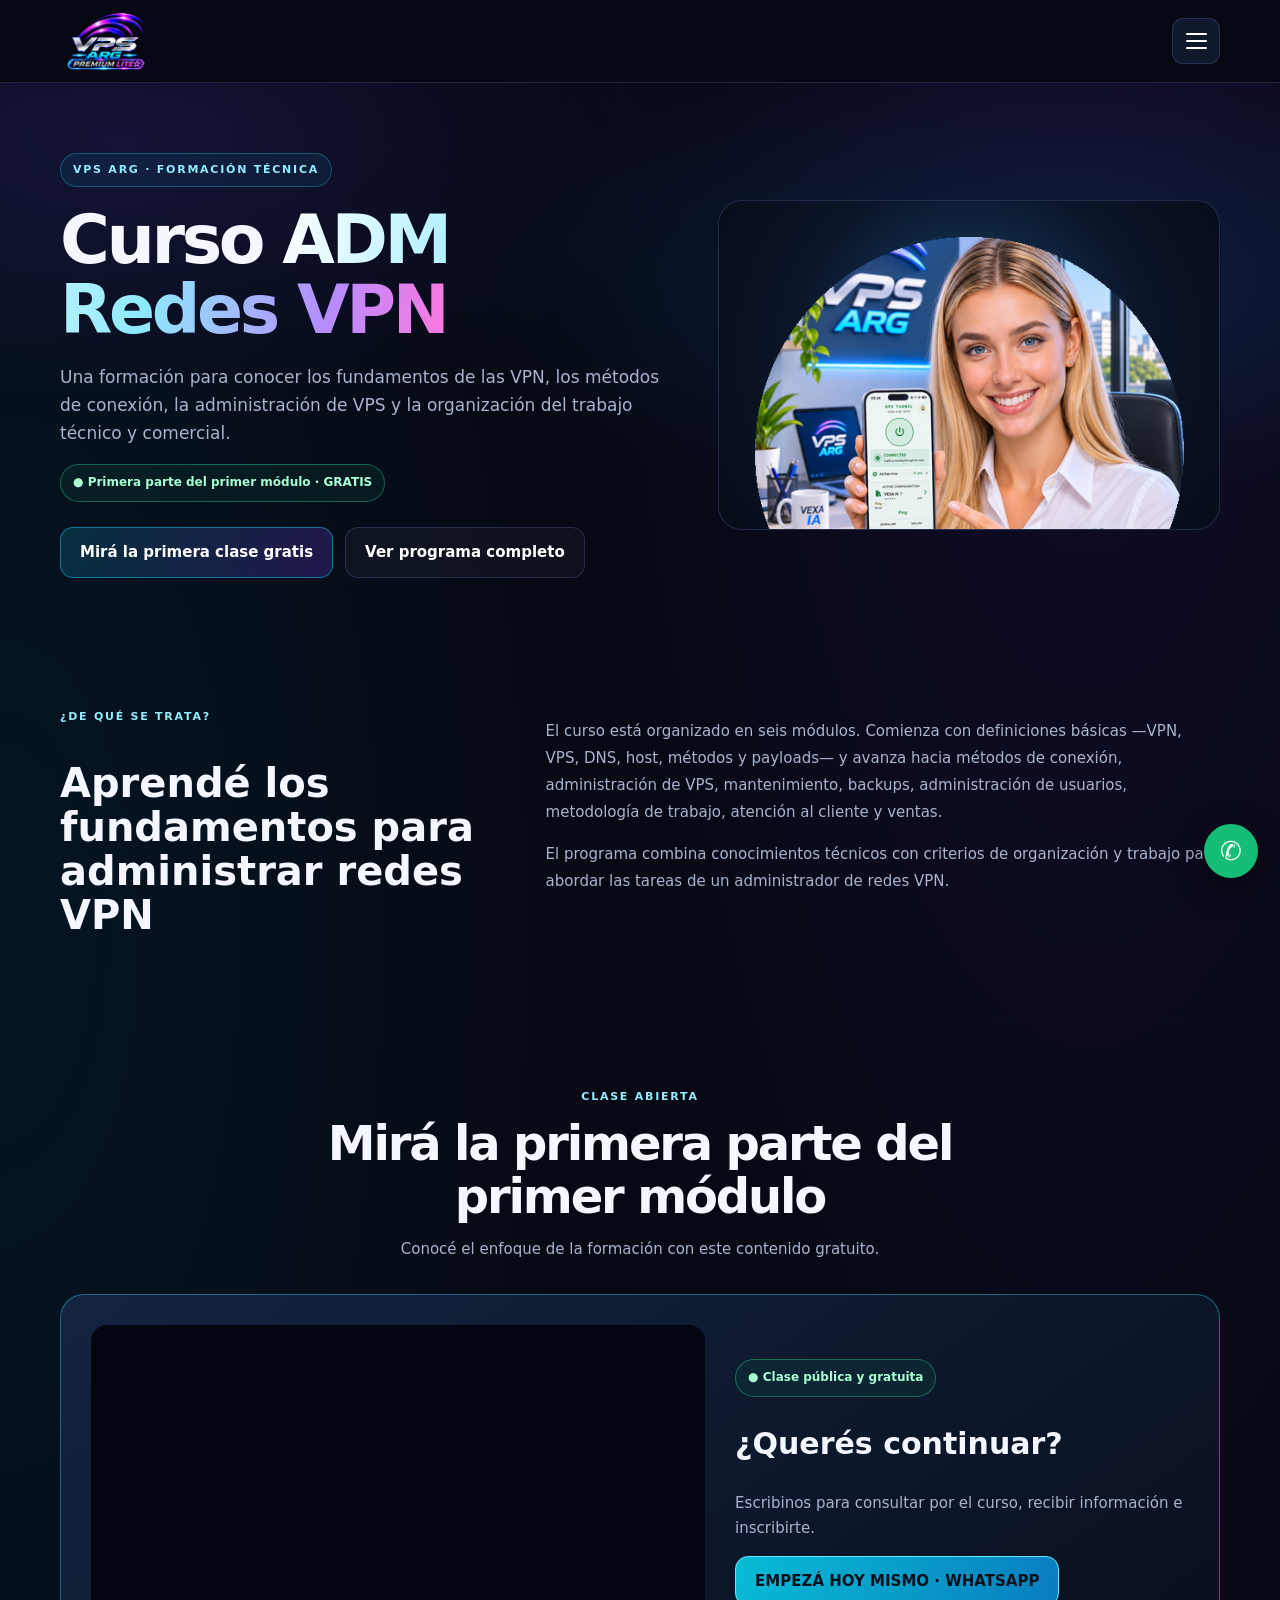
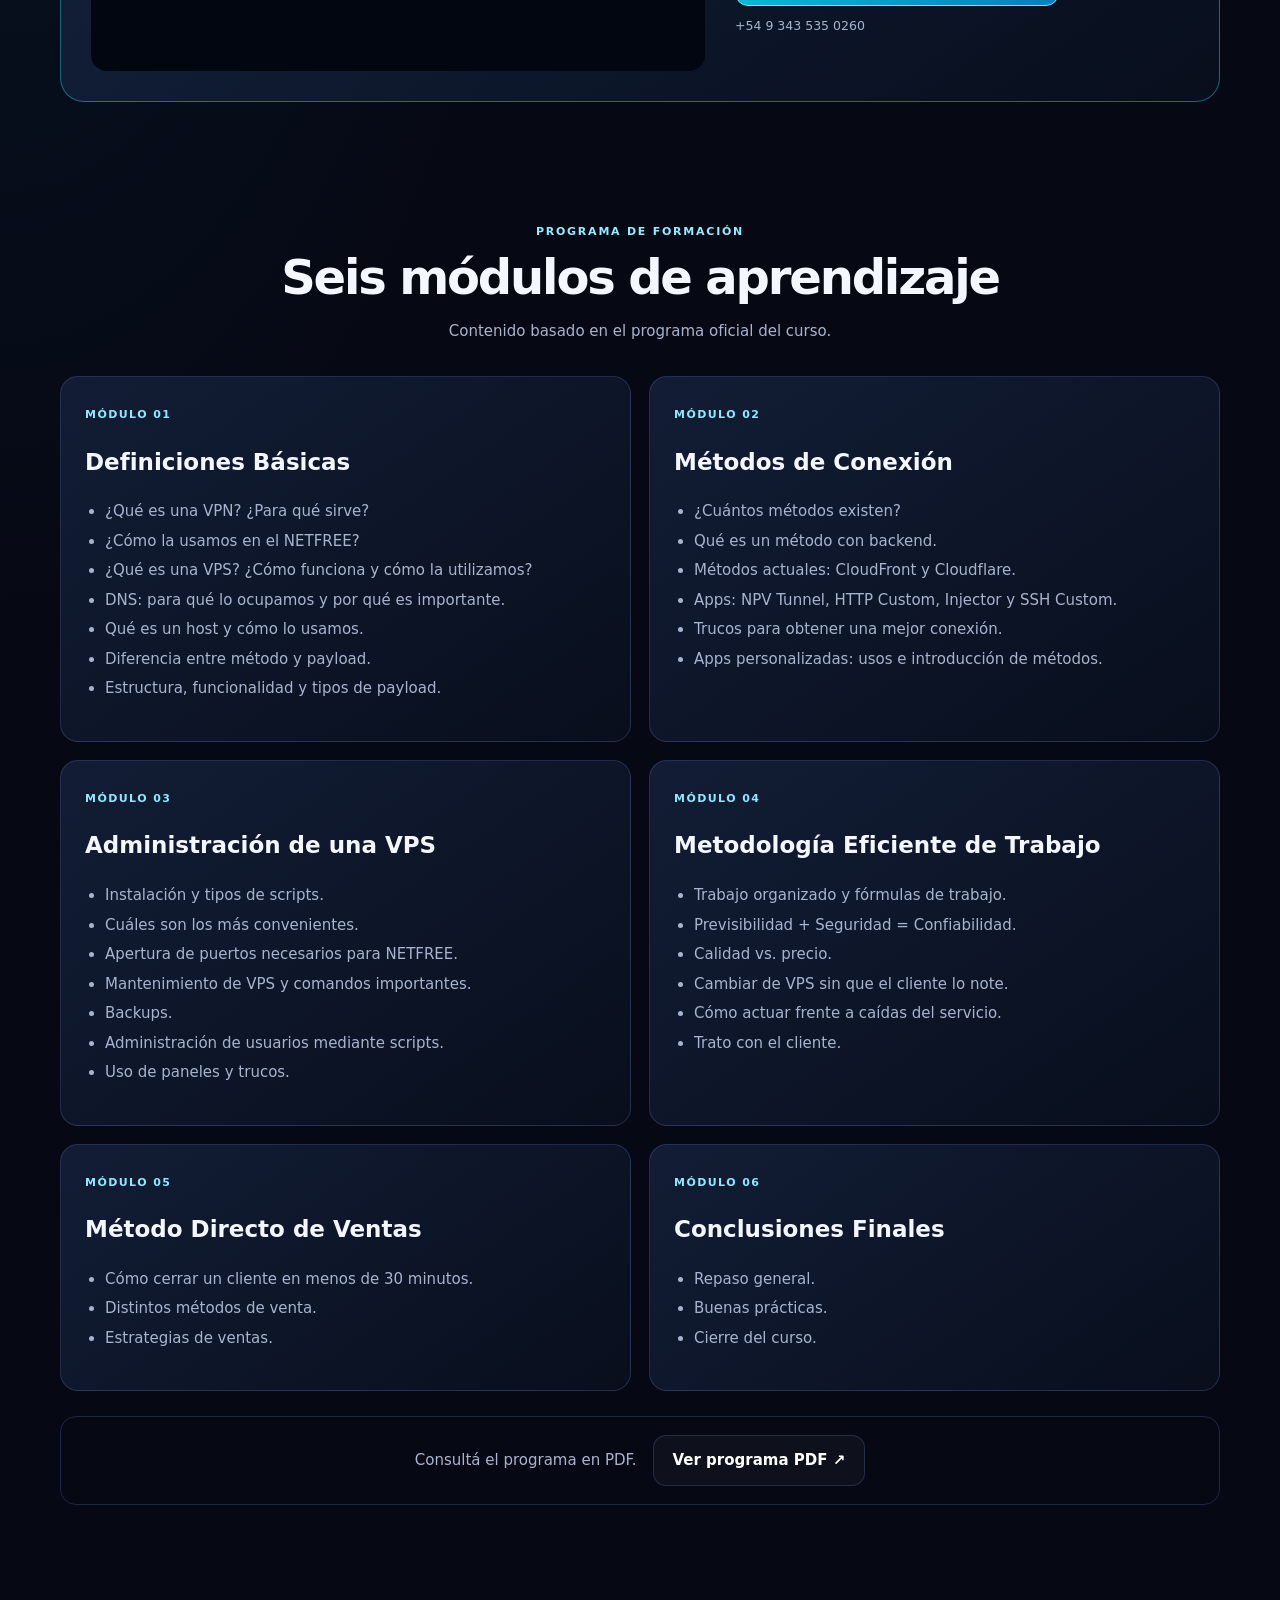
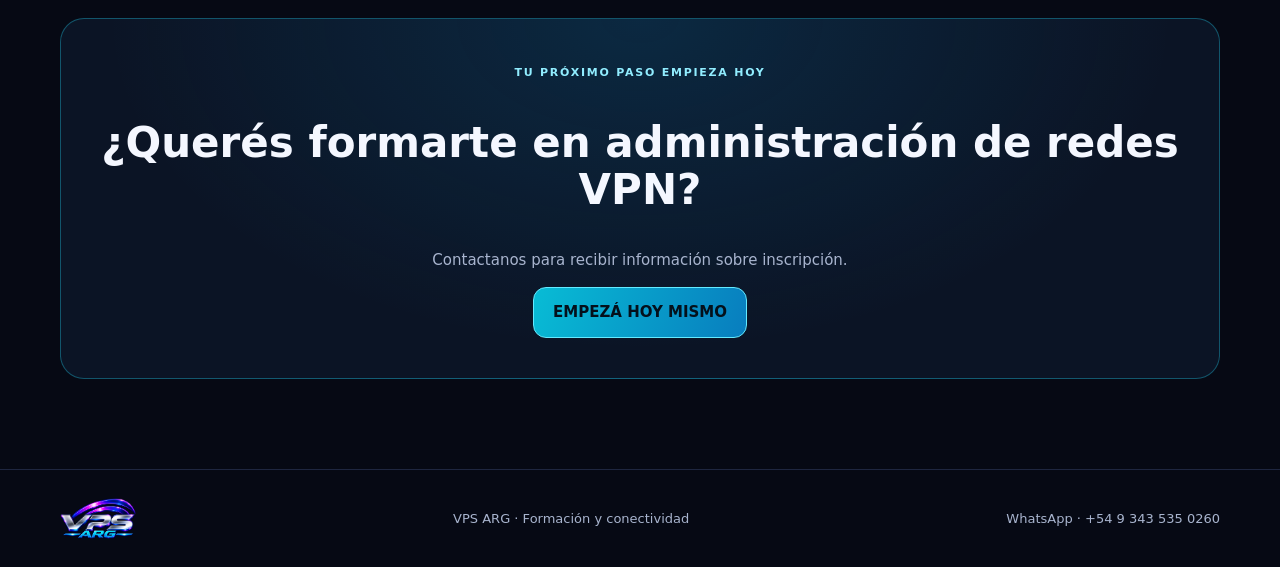
<file: curso-vpn.html>
<!doctype html>
<html lang="es"><head><meta charset="utf-8"><meta name="viewport" content="width=device-width,initial-scale=1"><meta name="theme-color" content="#060914">
<meta name="description" content="Curso ADM Redes VPN de VPS ARG. Mirá la primera parte del primer módulo gratis y conocé el programa completo.">
<title>Curso ADM Redes VPN | VPS ARG</title><link rel="stylesheet" href="assets/site.css"></head>
<body><header class="top"><div class="wrap nav"><a class="brand" href="index.html"><img src="assets/logo-vpsarg.png" alt="VPS ARG"></a>
<details class="menu-shell"><summary class="menu-toggle" aria-label="Abrir menú"><span class="hamburger-lines"><i></i><i></i><i></i></span></summary>
<nav class="navlinks" data-main-nav aria-label="Navegación principal"><a href="index.html">Inicio</a><a href="servicios.html">Servicios</a><a href="compras.html">Compras</a><a href="renovaciones.html">Renovaciones</a><a href="pruebas.html">Prueba gratis</a><a href="coins.html">Revendedores · COINS</a><a class="active" href="curso-vpn.html">Curso ADM Redes VPN</a><a href="academia.html">Academia</a><a href="descargas.html">Descargas</a><a href="soporte.html">Soporte</a><a class="nav-contact" href="https://wa.me/5493435350260" target="_blank" rel="noopener">Contactar por WhatsApp ↗</a></nav></details></div></header>
<main>
<section class="adm-course-hero"><div class="wrap adm-course-hero-grid"><div class="adm-course-copy">
<span class="eyebrow">VPS ARG · Formación técnica</span><h1>Curso <span class="gradient">ADM Redes VPN</span></h1>
<p class="lead">Una formación para conocer los fundamentos de las VPN, los métodos de conexión, la administración de VPS y la organización del trabajo técnico y comercial.</p>
<div class="adm-free-label">● Primera parte del primer módulo · GRATIS</div>
<div class="actions"><a class="btn" href="#clase-gratis">Mirá la primera clase gratis</a><a class="btn secondary" href="#programa">Ver programa completo</a></div>
</div><div class="adm-course-visual"><img src="assets/vexa-avatar.png" alt="VEXA, asistente virtual de VPS ARG"><span>FORMACIÓN · PRÁCTICA · CONOCIMIENTO</span></div></div></section>
<section class="adm-course-about"><div class="wrap adm-about-grid"><div><span class="kicker">¿De qué se trata?</span><h2>Aprendé los fundamentos para administrar redes VPN</h2></div><div><p>El curso está organizado en seis módulos. Comienza con definiciones básicas —VPN, VPS, DNS, host, métodos y payloads— y avanza hacia métodos de conexión, administración de VPS, mantenimiento, backups, administración de usuarios, metodología de trabajo, atención al cliente y ventas.</p><p class="muted">El programa combina conocimientos técnicos con criterios de organización y trabajo para abordar las tareas de un administrador de redes VPN.</p></div></div></section>
<section id="clase-gratis" class="adm-free-section"><div class="wrap"><div class="sectionhead"><span class="kicker">Clase abierta</span><h2>Mirá la primera parte del primer módulo</h2><p>Conocé el enfoque de la formación con este contenido gratuito.</p></div>
<div class="adm-free-card"><div class="adm-video-frame"><iframe src="https://www.youtube-nocookie.com/embed/tGBBm4WzCdc" title="Primera parte del primer módulo - Curso ADM Redes VPN" loading="lazy" referrerpolicy="strict-origin-when-cross-origin" allow="accelerometer; autoplay; clipboard-write; encrypted-media; gyroscope; picture-in-picture; web-share" allowfullscreen></iframe></div>
<div class="adm-free-copy"><span class="adm-free-label">● Clase pública y gratuita</span><h3>¿Querés continuar?</h3><p class="muted">Escribinos para consultar por el curso, recibir información e inscribirte.</p><a class="btn adm-whatsapp" href="https://wa.me/5493435350260?text=Hola%2C%20quiero%20informaci%C3%B3n%20e%20inscribirme%20al%20Curso%20ADM%20Redes%20VPN" target="_blank" rel="noopener">EMPEZÁ HOY MISMO · WHATSAPP</a><small>+54 9 343 535 0260</small></div></div></div></section>
<section id="programa" class="adm-program"><div class="wrap"><div class="sectionhead"><span class="kicker">Programa de formación</span><h2>Seis módulos de aprendizaje</h2><p>Contenido basado en el programa oficial del curso.</p></div><div class="adm-module-grid">
<article class="adm-module"><span>MÓDULO 01</span><h3>Definiciones Básicas</h3><ul><li>¿Qué es una VPN? ¿Para qué sirve?</li><li>¿Cómo la usamos en el NETFREE?</li><li>¿Qué es una VPS? ¿Cómo funciona y cómo la utilizamos?</li><li>DNS: para qué lo ocupamos y por qué es importante.</li><li>Qué es un host y cómo lo usamos.</li><li>Diferencia entre método y payload.</li><li>Estructura, funcionalidad y tipos de payload.</li></ul></article>
<article class="adm-module"><span>MÓDULO 02</span><h3>Métodos de Conexión</h3><ul><li>¿Cuántos métodos existen?</li><li>Qué es un método con backend.</li><li>Métodos actuales: CloudFront y Cloudflare.</li><li>Apps: NPV Tunnel, HTTP Custom, Injector y SSH Custom.</li><li>Trucos para obtener una mejor conexión.</li><li>Apps personalizadas: usos e introducción de métodos.</li></ul></article>
<article class="adm-module"><span>MÓDULO 03</span><h3>Administración de una VPS</h3><ul><li>Instalación y tipos de scripts.</li><li>Cuáles son los más convenientes.</li><li>Apertura de puertos necesarios para NETFREE.</li><li>Mantenimiento de VPS y comandos importantes.</li><li>Backups.</li><li>Administración de usuarios mediante scripts.</li><li>Uso de paneles y trucos.</li></ul></article>
<article class="adm-module"><span>MÓDULO 04</span><h3>Metodología Eficiente de Trabajo</h3><ul><li>Trabajo organizado y fórmulas de trabajo.</li><li>Previsibilidad + Seguridad = Confiabilidad.</li><li>Calidad vs. precio.</li><li>Cambiar de VPS sin que el cliente lo note.</li><li>Cómo actuar frente a caídas del servicio.</li><li>Trato con el cliente.</li></ul></article>
<article class="adm-module"><span>MÓDULO 05</span><h3>Método Directo de Ventas</h3><ul><li>Cómo cerrar un cliente en menos de 30 minutos.</li><li>Distintos métodos de venta.</li><li>Estrategias de ventas.</li></ul></article>
<article class="adm-module"><span>MÓDULO 06</span><h3>Conclusiones Finales</h3><ul><li>Repaso general.</li><li>Buenas prácticas.</li><li>Cierre del curso.</li></ul></article>
</div><div class="adm-pdf-link"><p>Consultá el programa en PDF.</p><a class="btn secondary" href="assets/programa-curso-administrador-redes-vpn.pdf" target="_blank" rel="noopener">Ver programa PDF ↗</a></div></div></section>
<section class="adm-final"><div class="wrap"><span class="kicker">Tu próximo paso empieza hoy</span><h2>¿Querés formarte en administración de redes VPN?</h2><p>Contactanos para recibir información sobre inscripción.</p><a class="btn adm-whatsapp" href="https://wa.me/5493435350260?text=Hola%2C%20quiero%20informaci%C3%B3n%20sobre%20el%20Curso%20ADM%20Redes%20VPN" target="_blank" rel="noopener">EMPEZÁ HOY MISMO</a></div></section>
</main><footer><div class="wrap foot"><img src="assets/isotipo-vpsarg.png" alt="VPS ARG"><span>VPS ARG · Formación y conectividad</span><a href="https://wa.me/5493435350260">WhatsApp · +54 9 343 535 0260</a></div></footer><a class="whatsapp-float" href="https://wa.me/5493435350260" target="_blank" rel="noopener" aria-label="WhatsApp">✆</a><script src="js/app.js" defer></script></body></html>
</file>
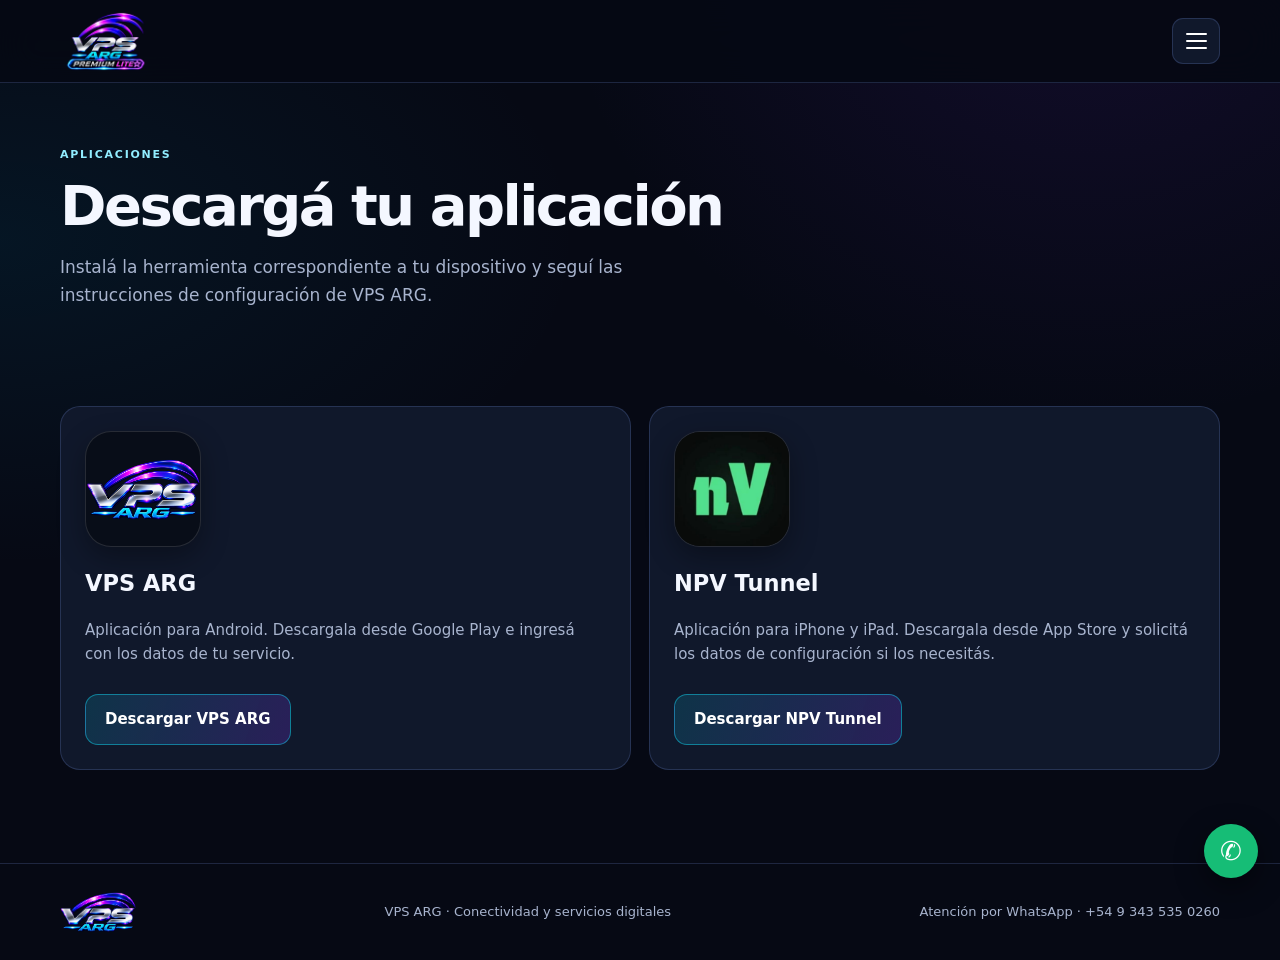
<file: descargas.html>
<!doctype html><html lang="es"><head><meta charset="utf-8"><meta name="viewport" content="width=device-width,initial-scale=1"><meta name="theme-color" content="#060914"><meta name="description" content="VPS ARG: conectividad inteligente, servicios para Android e iPhone, planes, pruebas y soporte."><title>Descargas | VPS ARG</title><link rel="stylesheet" href="assets/site.css"></head><body><header class="top"><div class="wrap nav"><a class="brand" href="index.html" aria-label="VPS ARG - Inicio"><img src="assets/logo-vpsarg.png" alt="VPS ARG Premium Lite"></a><details class="menu-shell"><summary class="menu-toggle" aria-label="Abrir menú" title="Menú"><span class="hamburger-lines" aria-hidden="true"><i></i><i></i><i></i></span></summary><nav class="navlinks" data-main-nav aria-label="Navegación principal"><a class="" href="index.html">Inicio</a><a class="" href="servicios.html">Servicios</a><a class="" href="compras.html">Compras</a><a class="" href="renovaciones.html">Renovaciones</a><a class="" href="pruebas.html">Prueba gratis</a><a class="" href="coins.html">Revendedores · COINS</a><a class="active" href="descargas.html">Descargas</a><a class="" href="soporte.html">Soporte</a><a href="curso-vpn.html">Curso ADM Redes VPN</a><a href="academia.html">Academia</a><a class="nav-contact" href="https://wa.me/5493435350260" target="_blank" rel="noopener">Contactar por WhatsApp ↗</a></nav></details></div></header><main><section class="wrap pagehead"><span class="kicker">Aplicaciones</span><h1>Descargá tu aplicación</h1><p class="lead">Instalá la herramienta correspondiente a tu dispositivo y seguí las instrucciones de configuración de VPS ARG.</p></section><section class="wrap"><div class="download-grid">
<article class="download-card">
  <div class="app-icon"><img src="assets/app-vpsarg.png" alt="Ícono de la aplicación VPS ARG"></div>
  <h2>VPS ARG</h2>
  <p class="muted">Aplicación para Android. Descargala desde Google Play e ingresá con los datos de tu servicio.</p>
  <a class="btn" href="https://play.google.com/store/apps/details?id=app.vpsarg" target="_blank" rel="noopener">Descargar VPS ARG</a>
</article>
<article class="download-card">
  <div class="app-icon"><img src="assets/app-npv-tunnel.png" alt="Ícono de NPV Tunnel"></div>
  <h2>NPV Tunnel</h2>
  <p class="muted">Aplicación para iPhone y iPad. Descargala desde App Store y solicitá los datos de configuración si los necesitás.</p>
  <a class="btn" href="https://apps.apple.com/us/app/npv-tunnel/id1629465476" target="_blank" rel="noopener">Descargar NPV Tunnel</a>
</article>
</div></section></main><footer><div class="wrap foot"><img src="assets/isotipo-vpsarg.png" alt="Isotipo VPS ARG"><span>VPS ARG · Conectividad y servicios digitales</span><a href="https://wa.me/5493435350260" target="_blank" rel="noopener">Atención por WhatsApp · +54 9 343 535 0260</a></div></footer><a class="whatsapp-float" href="https://wa.me/5493435350260" target="_blank" rel="noopener" aria-label="Contactar por WhatsApp">✆</a><script src="js/app.js" defer></script></body></html>
</file>
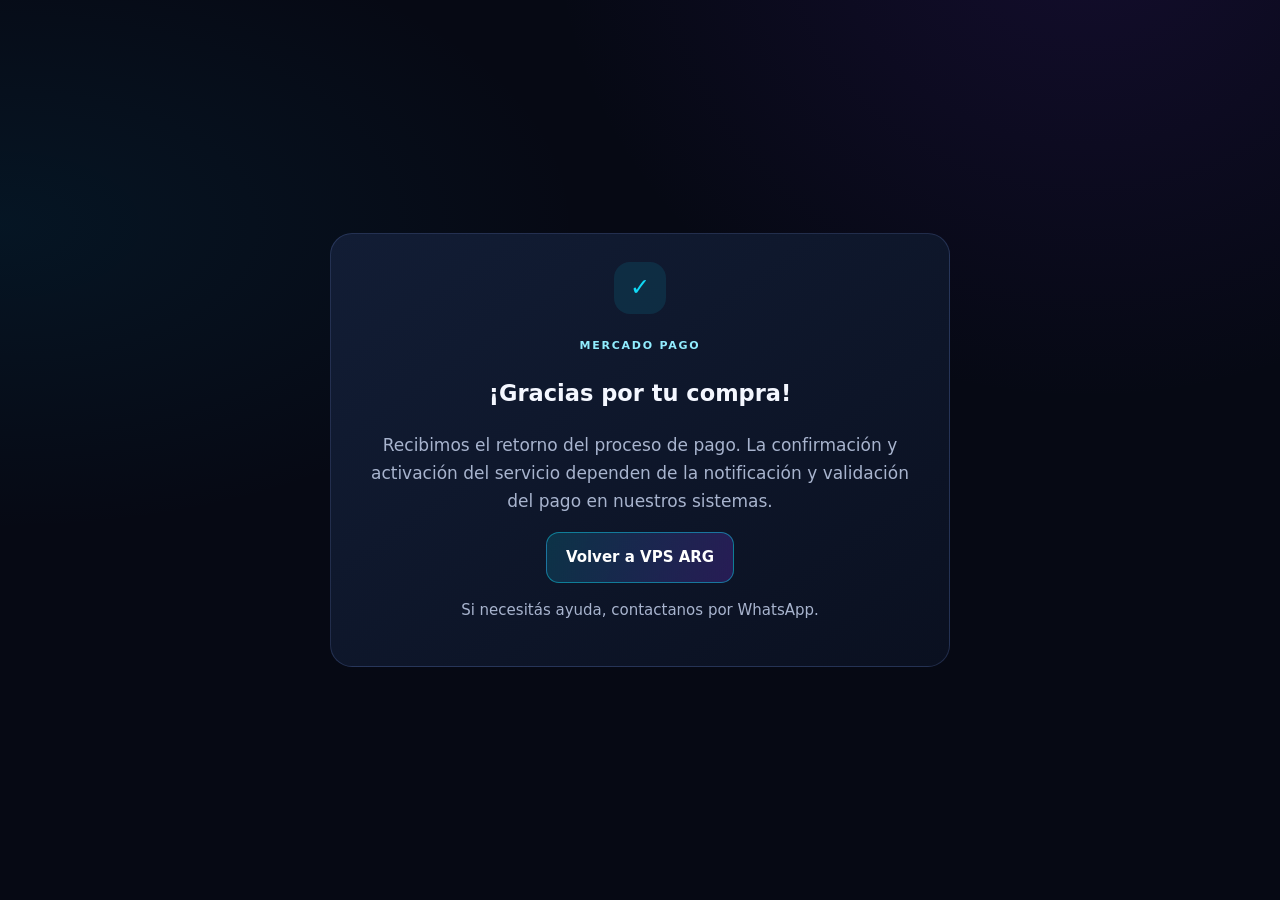
<file: pago-exitoso.html>
<!doctype html><html lang="es"><head><meta charset="utf-8"><meta name="viewport" content="width=device-width,initial-scale=1"><meta name="theme-color" content="#060914"><title>Pago recibido | VPS ARG</title><link rel="stylesheet" href="assets/site.css"></head><body><main class="wrap" style="min-height:100vh;display:grid;place-items:center"><section class="story-panel" style="max-width:620px;text-align:center"><div class="icon" style="margin:0 auto 18px">✓</div><span class="kicker">Mercado Pago</span><h1>¡Gracias por tu compra!</h1><p class="lead">Recibimos el retorno del proceso de pago. La confirmación y activación del servicio dependen de la notificación y validación del pago en nuestros sistemas.</p><a class="btn" href="index.html">Volver a VPS ARG</a><p class="muted">Si necesitás ayuda, contactanos por <a href="https://wa.me/5493435350260">WhatsApp</a>.</p></section></main></body></html>
</file>
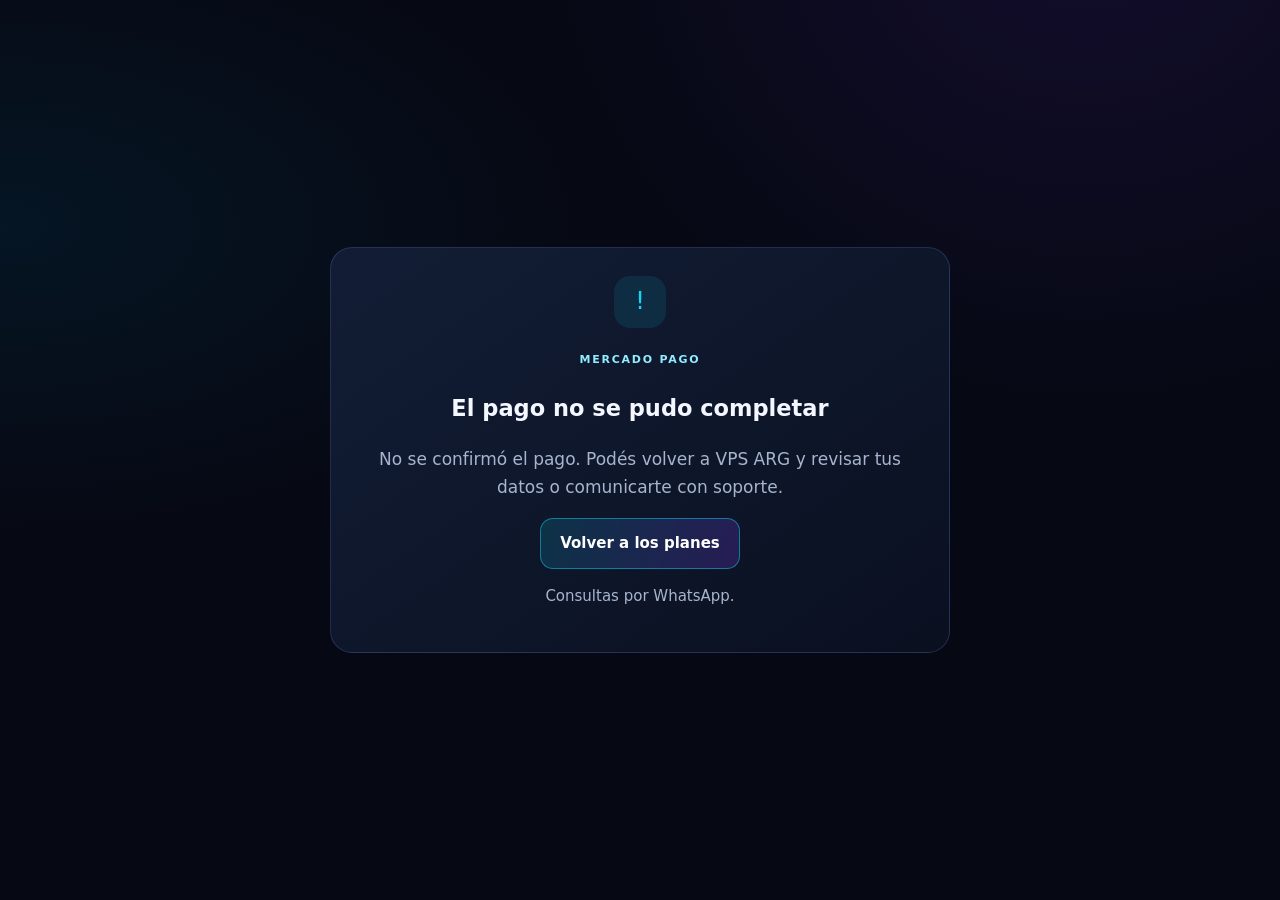
<file: pago-fallido.html>
<!doctype html><html lang="es"><head><meta charset="utf-8"><meta name="viewport" content="width=device-width,initial-scale=1"><meta name="theme-color" content="#060914"><title>Pago no completado | VPS ARG</title><link rel="stylesheet" href="assets/site.css"></head><body><main class="wrap" style="min-height:100vh;display:grid;place-items:center"><section class="story-panel" style="max-width:620px;text-align:center"><div class="icon" style="margin:0 auto 18px">!</div><span class="kicker">Mercado Pago</span><h1>El pago no se pudo completar</h1><p class="lead">No se confirmó el pago. Podés volver a VPS ARG y revisar tus datos o comunicarte con soporte.</p><a class="btn" href="compras.html">Volver a los planes</a><p class="muted">Consultas por <a href="https://wa.me/5493435350260">WhatsApp</a>.</p></section></main></body></html>
</file>
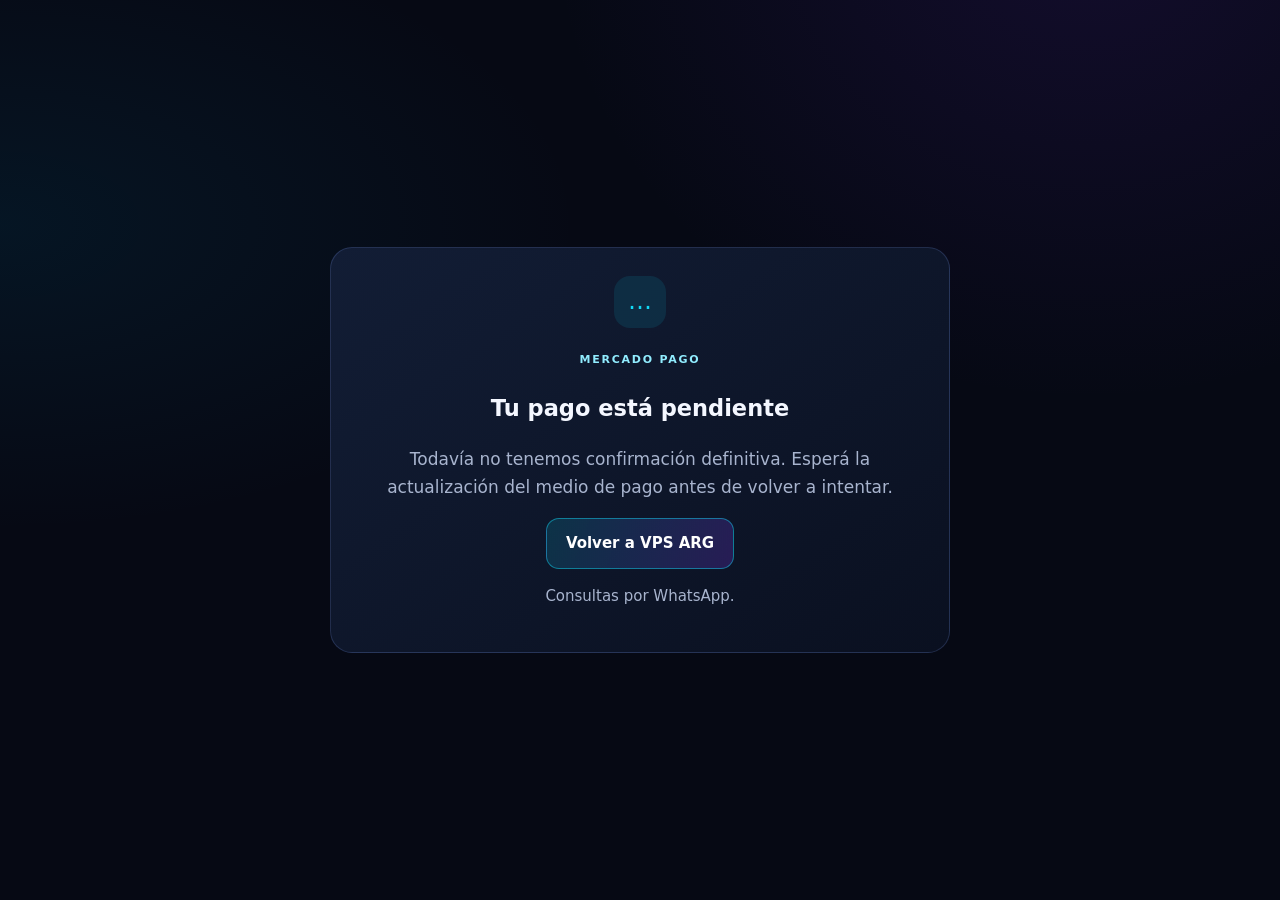
<file: pago-pendiente.html>
<!doctype html><html lang="es"><head><meta charset="utf-8"><meta name="viewport" content="width=device-width,initial-scale=1"><meta name="theme-color" content="#060914"><title>Pago pendiente | VPS ARG</title><link rel="stylesheet" href="assets/site.css"></head><body><main class="wrap" style="min-height:100vh;display:grid;place-items:center"><section class="story-panel" style="max-width:620px;text-align:center"><div class="icon" style="margin:0 auto 18px">…</div><span class="kicker">Mercado Pago</span><h1>Tu pago está pendiente</h1><p class="lead">Todavía no tenemos confirmación definitiva. Esperá la actualización del medio de pago antes de volver a intentar.</p><a class="btn" href="index.html">Volver a VPS ARG</a><p class="muted">Consultas por <a href="https://wa.me/5493435350260">WhatsApp</a>.</p></section></main></body></html>
</file>
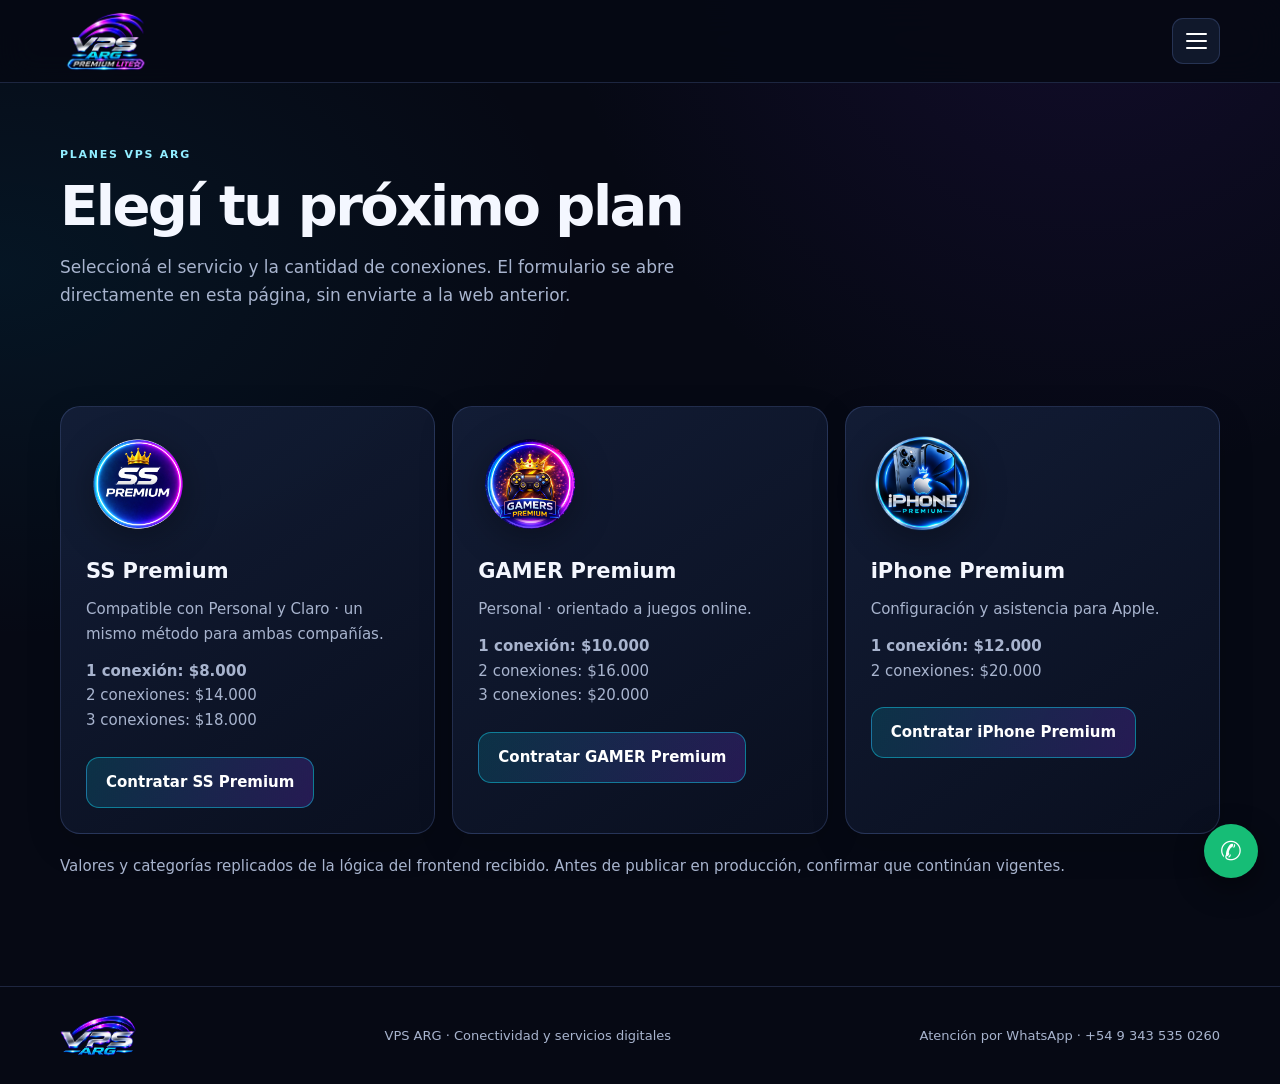
<file: planes.html>
<!doctype html><html lang="es"><head><meta charset="utf-8"><meta name="viewport" content="width=device-width,initial-scale=1"><meta name="theme-color" content="#060914"><meta name="description" content="VPS ARG: conectividad inteligente, servicios para Android e iPhone, planes, pruebas y soporte."><title>Planes | VPS ARG</title><link rel="stylesheet" href="assets/site.css"></head><body><header class="top"><div class="wrap nav"><a class="brand" href="index.html" aria-label="VPS ARG - Inicio"><img src="assets/logo-vpsarg.png" alt="VPS ARG Premium Lite"></a><details class="menu-shell"><summary class="menu-toggle" aria-label="Abrir menú" title="Menú"><span class="hamburger-lines" aria-hidden="true"><i></i><i></i><i></i></span></summary><nav class="navlinks" data-main-nav aria-label="Navegación principal"><a class="" href="index.html">Inicio</a><a class="" href="servicios.html">Servicios</a><a class="" href="compras.html">Compras</a><a class="" href="renovaciones.html">Renovaciones</a><a class="" href="pruebas.html">Prueba gratis</a><a class="" href="coins.html">Revendedores · COINS</a><a class="" href="descargas.html">Descargas</a><a class="" href="soporte.html">Soporte</a><a href="curso-vpn.html">Curso ADM Redes VPN</a><a href="academia.html">Academia</a><a class="nav-contact" href="https://wa.me/5493435350260" target="_blank" rel="noopener">Contactar por WhatsApp ↗</a></nav></details></div></header><main><section class="wrap pagehead"><span class="kicker">Planes VPS ARG</span><h1>Elegí tu próximo plan</h1><p class="lead">Seleccioná el servicio y la cantidad de conexiones. El formulario se abre directamente en esta página, sin enviarte a la web anterior.</p></section><section class="wrap"><div class="grid"><article class="card"><div class="server-icon"><img src="assets/ss-premium.png" alt="Ícono SS Premium"></div><h3>SS Premium</h3><p>Compatible con Personal y Claro · un mismo método para ambas compañías.</p><p><b>1 conexión: $8.000</b><br>2 conexiones: $14.000<br>3 conexiones: $18.000</p><button class="btn" type="button" data-plan="ss">Contratar SS Premium</button></article><article class="card"><div class="server-icon"><img src="assets/gamers-premium.png" alt="Ícono GAMER Premium"></div><h3>GAMER Premium</h3><p>Personal · orientado a juegos online.</p><p><b>1 conexión: $10.000</b><br>2 conexiones: $16.000<br>3 conexiones: $20.000</p><button class="btn" type="button" data-plan="gamers">Contratar GAMER Premium</button></article><article class="card"><div class="server-icon"><img src="assets/iphone-premium.png" alt="Ícono iPhone Premium"></div><h3>iPhone Premium</h3><p>Configuración y asistencia para Apple.</p><p><b>1 conexión: $12.000</b><br>2 conexiones: $20.000</p><button class="btn" type="button" data-plan="iphone">Contratar iPhone Premium</button></article></div><p class="muted" style="margin-top:20px">Valores y categorías replicados de la lógica del frontend recibido. Antes de publicar en producción, confirmar que continúan vigentes.</p></section></main><footer><div class="wrap foot"><img src="assets/isotipo-vpsarg.png" alt="Isotipo VPS ARG"><span>VPS ARG · Conectividad y servicios digitales</span><a href="https://wa.me/5493435350260" target="_blank" rel="noopener">Atención por WhatsApp · +54 9 343 535 0260</a></div></footer><a class="whatsapp-float" href="https://wa.me/5493435350260" target="_blank" rel="noopener" aria-label="Contactar por WhatsApp">✆</a><script src="js/app.js" defer></script></body></html>
</file>
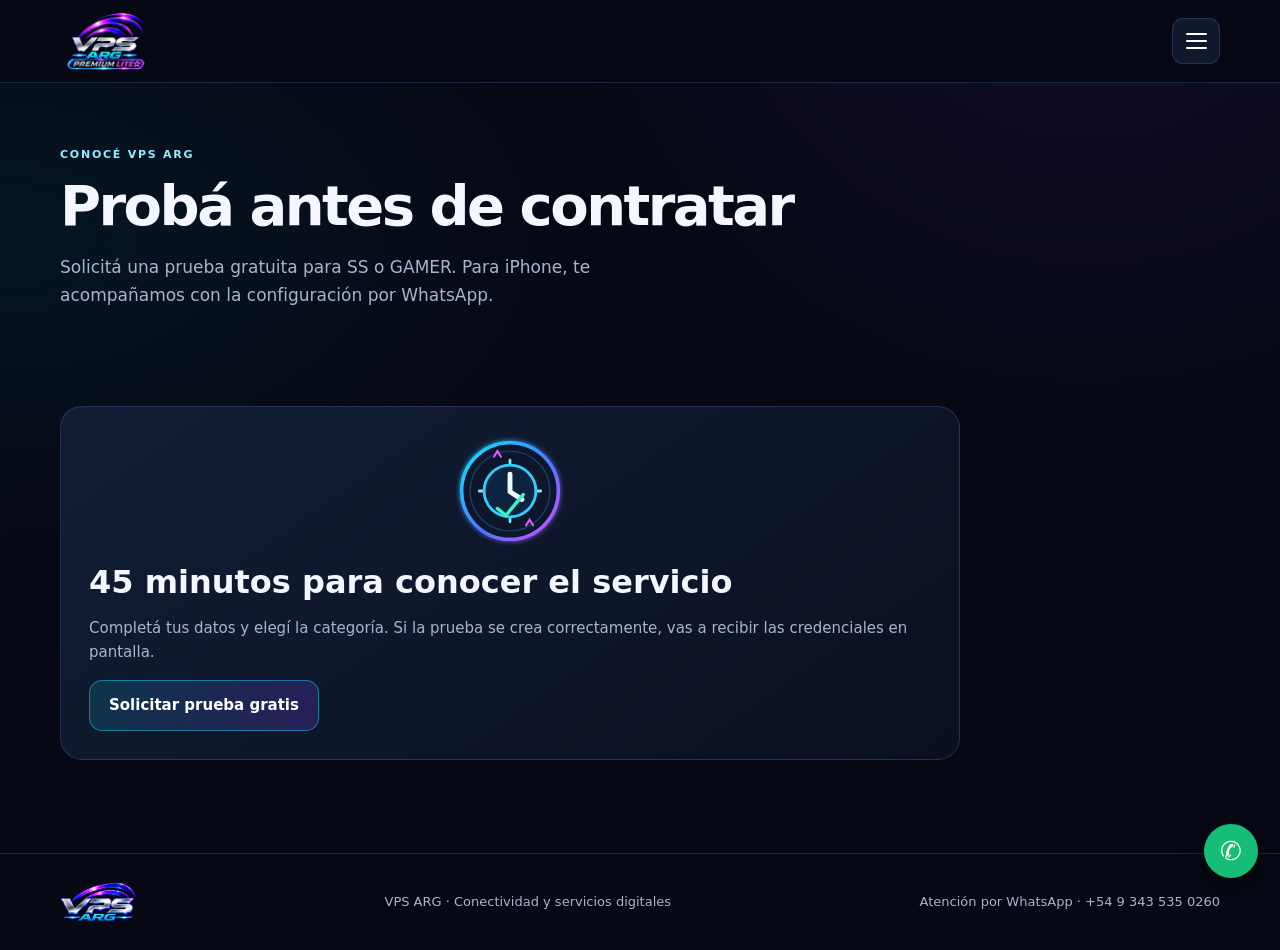
<file: pruebas.html>
<!doctype html><html lang="es"><head><meta charset="utf-8"><meta name="viewport" content="width=device-width,initial-scale=1"><meta name="theme-color" content="#060914"><meta name="description" content="VPS ARG: conectividad inteligente, servicios para Android e iPhone, planes, pruebas y soporte."><title>Prueba gratis | VPS ARG</title><link rel="stylesheet" href="assets/site.css"></head><body><header class="top"><div class="wrap nav"><a class="brand" href="index.html" aria-label="VPS ARG - Inicio"><img src="assets/logo-vpsarg.png" alt="VPS ARG Premium Lite"></a><details class="menu-shell"><summary class="menu-toggle" aria-label="Abrir menú" title="Menú"><span class="hamburger-lines" aria-hidden="true"><i></i><i></i><i></i></span></summary><nav class="navlinks" data-main-nav aria-label="Navegación principal"><a class="" href="index.html">Inicio</a><a class="" href="servicios.html">Servicios</a><a class="" href="compras.html">Compras</a><a class="" href="renovaciones.html">Renovaciones</a><a class="active" href="pruebas.html">Prueba gratis</a><a class="" href="coins.html">Revendedores · COINS</a><a class="" href="descargas.html">Descargas</a><a class="" href="soporte.html">Soporte</a><a href="curso-vpn.html">Curso ADM Redes VPN</a><a href="academia.html">Academia</a><a class="nav-contact" href="https://wa.me/5493435350260" target="_blank" rel="noopener">Contactar por WhatsApp ↗</a></nav></details></div></header><main><section class="wrap pagehead"><span class="kicker">Conocé VPS ARG</span><h1>Probá antes de contratar</h1><p class="lead">Solicitá una prueba gratuita para SS o GAMER. Para iPhone, te acompañamos con la configuración por WhatsApp.</p></section><section class="wrap"><div class="story-panel content"><div class="action-icon"><img src="assets/icon-prueba-gratis.svg" alt="Ícono de prueba gratis"></div><h2>45 minutos para conocer el servicio</h2><p class="muted">Completá tus datos y elegí la categoría. Si la prueba se crea correctamente, vas a recibir las credenciales en pantalla.</p><button class="btn" type="button" data-open="modalPrueba">Solicitar prueba gratis</button></div></section></main><footer><div class="wrap foot"><img src="assets/isotipo-vpsarg.png" alt="Isotipo VPS ARG"><span>VPS ARG · Conectividad y servicios digitales</span><a href="https://wa.me/5493435350260" target="_blank" rel="noopener">Atención por WhatsApp · +54 9 343 535 0260</a></div></footer><a class="whatsapp-float" href="https://wa.me/5493435350260" target="_blank" rel="noopener" aria-label="Contactar por WhatsApp">✆</a><script src="js/app.js" defer></script></body></html>
</file>
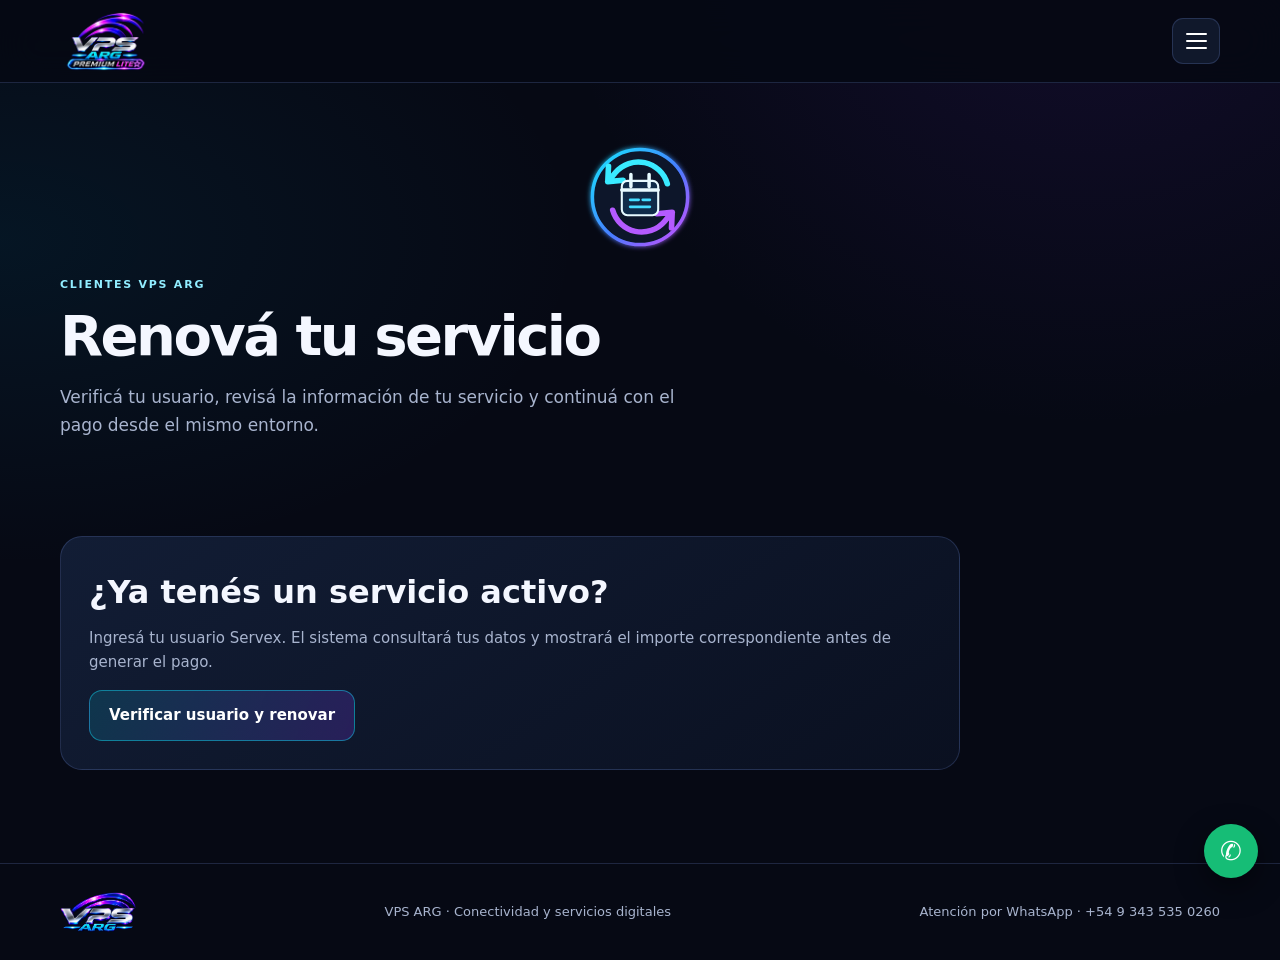
<file: renovaciones.html>
<!doctype html><html lang="es"><head><meta charset="utf-8"><meta name="viewport" content="width=device-width,initial-scale=1"><meta name="theme-color" content="#060914"><meta name="description" content="VPS ARG: conectividad inteligente, servicios para Android e iPhone, planes, pruebas y soporte."><title>Renovaciones | VPS ARG</title><link rel="stylesheet" href="assets/site.css"></head><body><header class="top"><div class="wrap nav"><a class="brand" href="index.html" aria-label="VPS ARG - Inicio"><img src="assets/logo-vpsarg.png" alt="VPS ARG Premium Lite"></a><details class="menu-shell"><summary class="menu-toggle" aria-label="Abrir menú" title="Menú"><span class="hamburger-lines" aria-hidden="true"><i></i><i></i><i></i></span></summary><nav class="navlinks" data-main-nav aria-label="Navegación principal"><a class="" href="index.html">Inicio</a><a class="" href="servicios.html">Servicios</a><a class="" href="compras.html">Compras</a><a class="active" href="renovaciones.html">Renovaciones</a><a class="" href="pruebas.html">Prueba gratis</a><a class="" href="coins.html">Revendedores · COINS</a><a class="" href="descargas.html">Descargas</a><a class="" href="soporte.html">Soporte</a><a href="curso-vpn.html">Curso ADM Redes VPN</a><a href="academia.html">Academia</a><a class="nav-contact" href="https://wa.me/5493435350260" target="_blank" rel="noopener">Contactar por WhatsApp ↗</a></nav></details></div></header><main><section class="wrap pagehead"><div class="action-icon"><img src="assets/icon-renovaciones.svg" alt="Ícono de renovaciones"></div><span class="kicker">Clientes VPS ARG</span><h1>Renová tu servicio</h1><p class="lead">Verificá tu usuario, revisá la información de tu servicio y continuá con el pago desde el mismo entorno.</p></section><section class="wrap"><div class="story-panel content"><h2>¿Ya tenés un servicio activo?</h2><p class="muted">Ingresá tu usuario Servex. El sistema consultará tus datos y mostrará el importe correspondiente antes de generar el pago.</p><button class="btn" type="button" data-open="modalRenovacion">Verificar usuario y renovar</button></div></section></main><footer><div class="wrap foot"><img src="assets/isotipo-vpsarg.png" alt="Isotipo VPS ARG"><span>VPS ARG · Conectividad y servicios digitales</span><a href="https://wa.me/5493435350260" target="_blank" rel="noopener">Atención por WhatsApp · +54 9 343 535 0260</a></div></footer><a class="whatsapp-float" href="https://wa.me/5493435350260" target="_blank" rel="noopener" aria-label="Contactar por WhatsApp">✆</a><script src="js/app.js" defer></script></body></html>
</file>
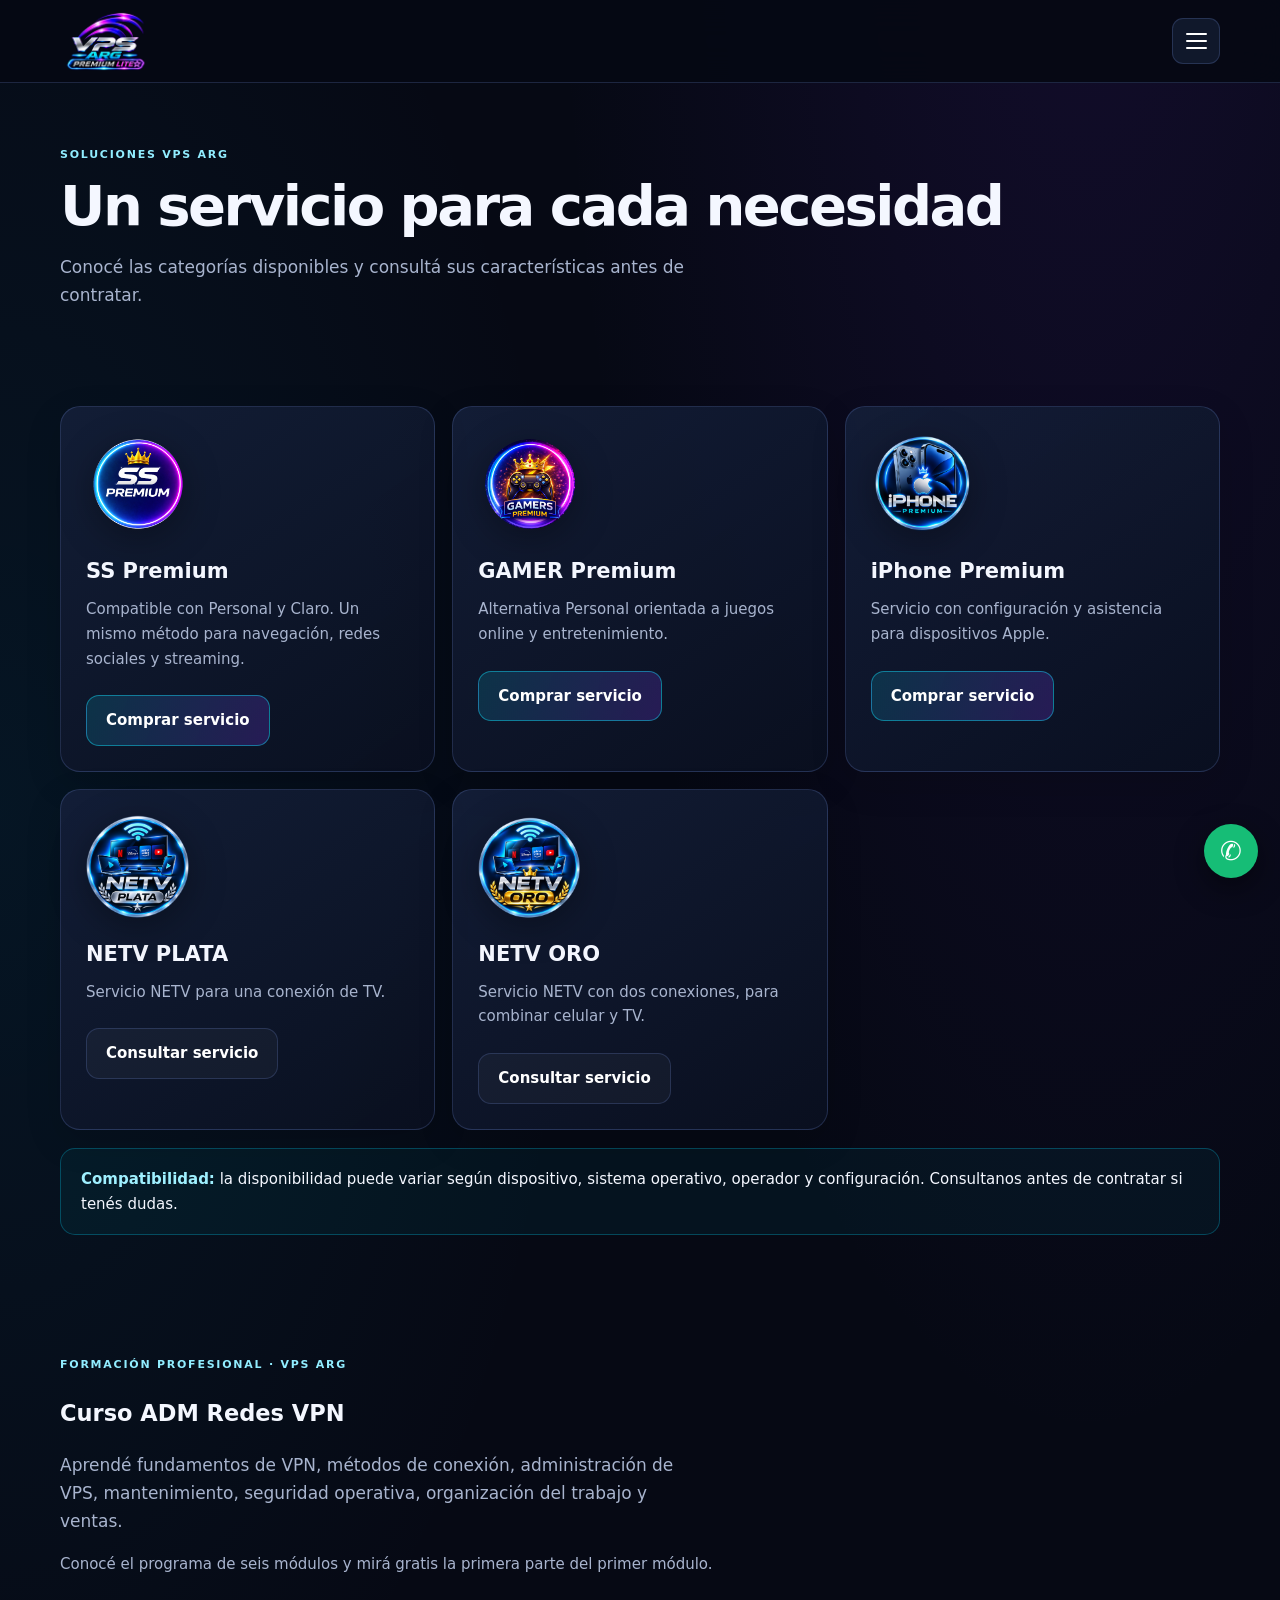
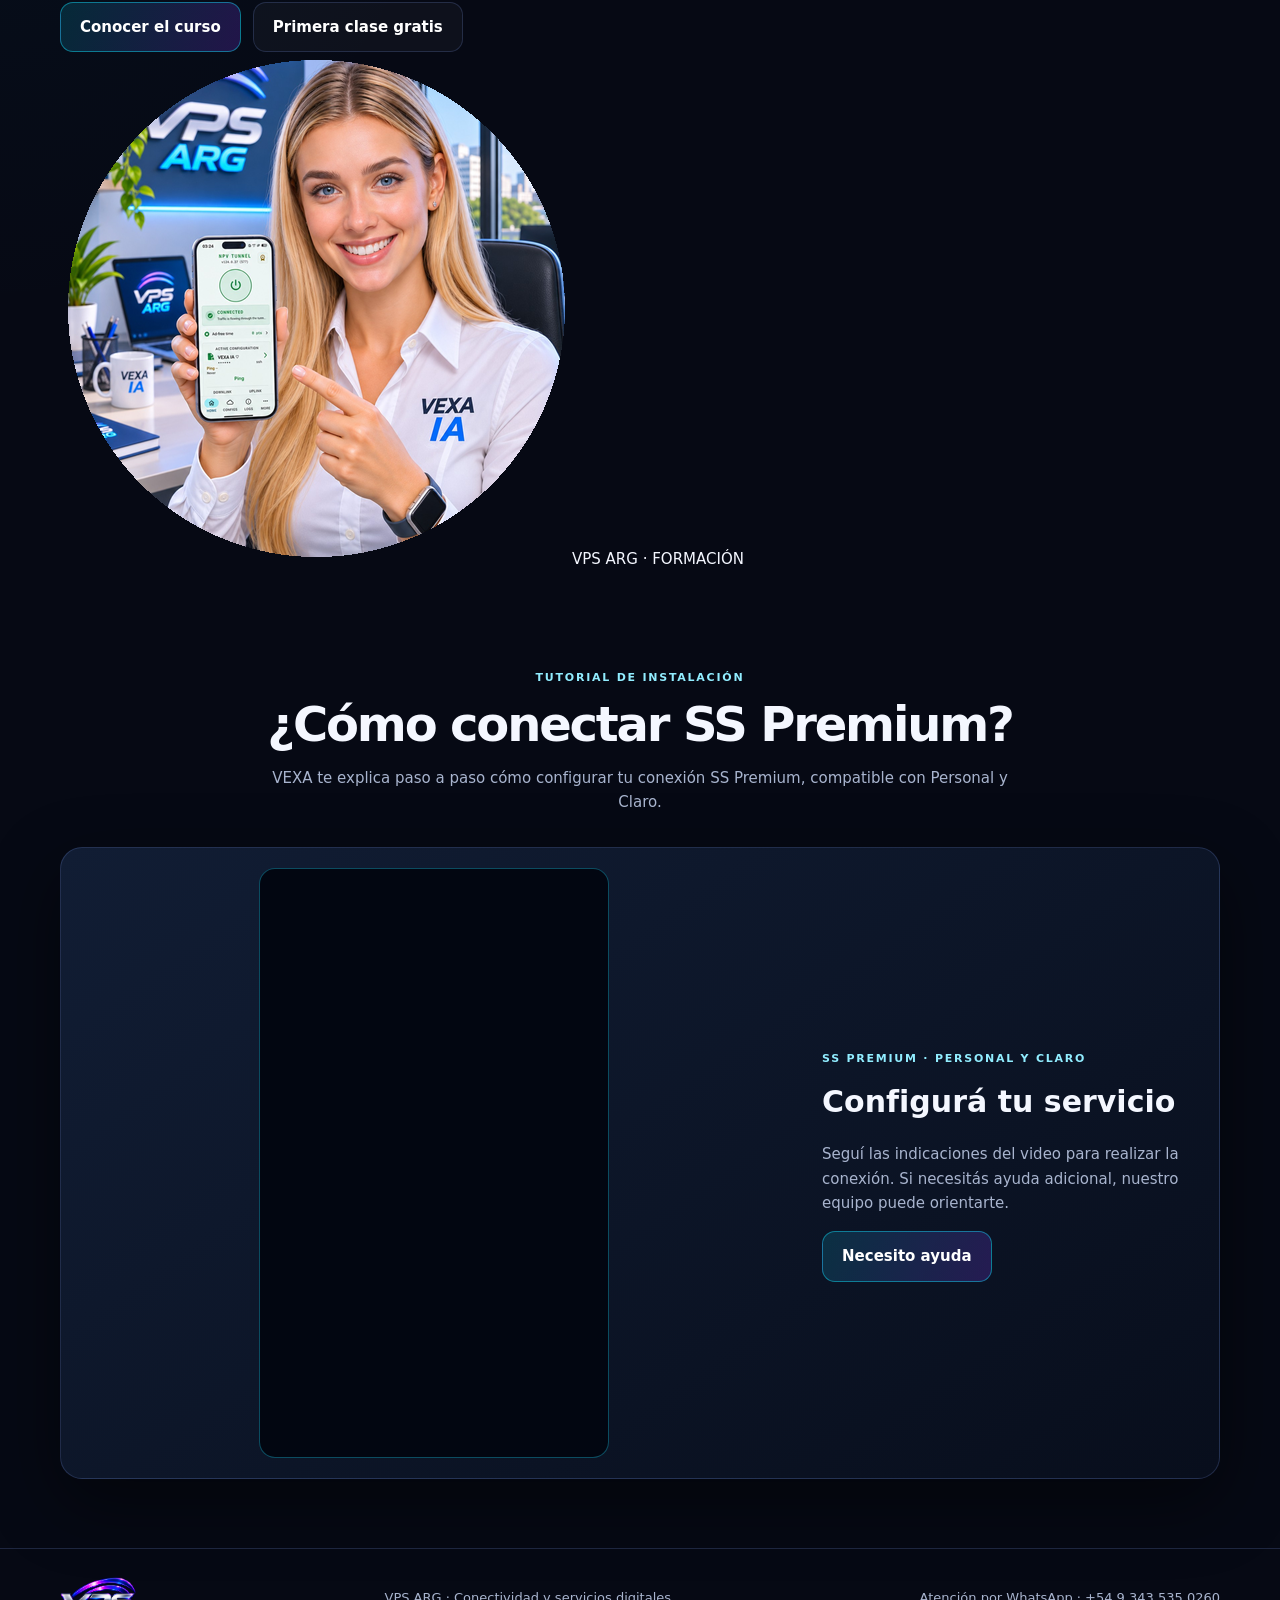
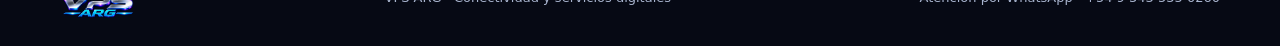
<file: servicios.html>
<!doctype html><html lang="es"><head><meta charset="utf-8"><meta name="viewport" content="width=device-width,initial-scale=1"><meta name="theme-color" content="#060914"><meta name="description" content="VPS ARG: conectividad inteligente, servicios para Android e iPhone, planes, pruebas y soporte."><title>Servicios | VPS ARG</title><link rel="stylesheet" href="assets/site.css"></head><body><header class="top"><div class="wrap nav"><a class="brand" href="index.html" aria-label="VPS ARG - Inicio"><img src="assets/logo-vpsarg.png" alt="VPS ARG Premium Lite"></a><details class="menu-shell"><summary class="menu-toggle" aria-label="Abrir menú" title="Menú"><span class="hamburger-lines" aria-hidden="true"><i></i><i></i><i></i></span></summary><nav class="navlinks" data-main-nav aria-label="Navegación principal"><a class="" href="index.html">Inicio</a><a class="active" href="servicios.html">Servicios</a><a class="" href="compras.html">Compras</a><a class="" href="renovaciones.html">Renovaciones</a><a class="" href="pruebas.html">Prueba gratis</a><a class="" href="coins.html">Revendedores · COINS</a><a class="" href="descargas.html">Descargas</a><a class="" href="soporte.html">Soporte</a><a href="curso-vpn.html">Curso ADM Redes VPN</a><a href="academia.html">Academia</a><a class="nav-contact" href="https://wa.me/5493435350260" target="_blank" rel="noopener">Contactar por WhatsApp ↗</a></nav></details></div></header><main><section class="wrap pagehead"><span class="kicker">Soluciones VPS ARG</span><h1>Un servicio para cada necesidad</h1><p class="lead">Conocé las categorías disponibles y consultá sus características antes de contratar.</p></section><section class="wrap"><div class="grid">
<article class="card"><div class="server-icon"><img src="assets/ss-premium.png" alt="Ícono SS Premium"></div><h3>SS Premium</h3><p>Compatible con Personal y Claro. Un mismo método para navegación, redes sociales y streaming.</p><a class="btn" href="compras.html">Comprar servicio</a></article>
<article class="card"><div class="server-icon"><img src="assets/gamers-premium.png" alt="Ícono GAMER Premium"></div><h3>GAMER Premium</h3><p>Alternativa Personal orientada a juegos online y entretenimiento.</p><a class="btn" href="compras.html">Comprar servicio</a></article>
<article class="card"><div class="server-icon"><img src="assets/iphone-premium.png" alt="Ícono iPhone Premium"></div><h3>iPhone Premium</h3><p>Servicio con configuración y asistencia para dispositivos Apple.</p><a class="btn" href="compras.html">Comprar servicio</a></article>
<article class="card"><div class="server-icon"><img src="assets/netv-plata.png" alt="Ícono NETV PLATA"></div><h3>NETV PLATA</h3><p>Servicio NETV para una conexión de TV.</p><a class="btn secondary" href="https://wa.me/5493435350260?text=Hola%2C%20quiero%20informaci%C3%B3n%20sobre%20NETV%20PLATA" target="_blank" rel="noopener">Consultar servicio</a></article>
<article class="card"><div class="server-icon"><img src="assets/netv-oro.png" alt="Ícono NETV ORO"></div><h3>NETV ORO</h3><p>Servicio NETV con dos conexiones, para combinar celular y TV.</p><a class="btn secondary" href="https://wa.me/5493435350260?text=Hola%2C%20quiero%20informaci%C3%B3n%20sobre%20NETV%20ORO" target="_blank" rel="noopener">Consultar servicio</a></article>
</div><div class="notice"><strong>Compatibilidad:</strong> la disponibilidad puede variar según dispositivo, sistema operativo, operador y configuración. Consultanos antes de contratar si tenés dudas.</div></section>
<section class="course-service-section"><div class="wrap course-service-card">
<div class="course-service-copy"><span class="kicker">Formación profesional · VPS ARG</span>
<h2>Curso ADM Redes VPN</h2>
<p class="lead">Aprendé fundamentos de VPN, métodos de conexión, administración de VPS, mantenimiento, seguridad operativa, organización del trabajo y ventas.</p>
<p class="muted">Conocé el programa de seis módulos y mirá gratis la primera parte del primer módulo.</p>
<div class="actions"><a class="btn" href="curso-vpn.html">Conocer el curso</a><a class="btn secondary" href="curso-vpn.html#clase-gratis">Primera clase gratis</a></div>
</div><div class="course-service-art"><img src="assets/vexa-avatar.png" alt="VEXA, asistente virtual de VPS ARG"><span>VPS ARG · FORMACIÓN</span></div>
</div></section><section class="video-section" id="tutorial-ss-premium">
  <div class="wrap">
    <div class="sectionhead">
      <span class="kicker">Tutorial de instalación</span>
      <h2>¿Cómo conectar SS Premium?</h2>
      <p>VEXA te explica paso a paso cómo configurar tu conexión SS Premium, compatible con Personal y Claro.</p>
    </div>
    <div class="video-feature">
      <div class="video-frame">
        <iframe src="https://www.youtube-nocookie.com/embed/aA0Qycf-PY4" title="Tutorial de conexión SS Premium explicado por VEXA" loading="lazy" referrerpolicy="strict-origin-when-cross-origin" allow="accelerometer; autoplay; clipboard-write; encrypted-media; gyroscope; picture-in-picture; web-share" allowfullscreen></iframe>
      </div>
      <div class="video-copy">
        <span class="kicker">SS Premium · Personal y Claro</span>
        <h3>Configurá tu servicio</h3>
        <p class="muted">Seguí las indicaciones del video para realizar la conexión. Si necesitás ayuda adicional, nuestro equipo puede orientarte.</p>
        <a class="btn" href="https://wa.me/5493435350260?text=Hola%2C%20necesito%20ayuda%20para%20conectar%20SS%20Premium" target="_blank" rel="noopener">Necesito ayuda</a>
      </div>
    </div>
  </div>
</section>
</main><footer><div class="wrap foot"><img src="assets/isotipo-vpsarg.png" alt="Isotipo VPS ARG"><span>VPS ARG · Conectividad y servicios digitales</span><a href="https://wa.me/5493435350260" target="_blank" rel="noopener">Atención por WhatsApp · +54 9 343 535 0260</a></div></footer><a class="whatsapp-float" href="https://wa.me/5493435350260" target="_blank" rel="noopener" aria-label="Contactar por WhatsApp">✆</a><script src="js/app.js" defer></script></body></html>
</file>
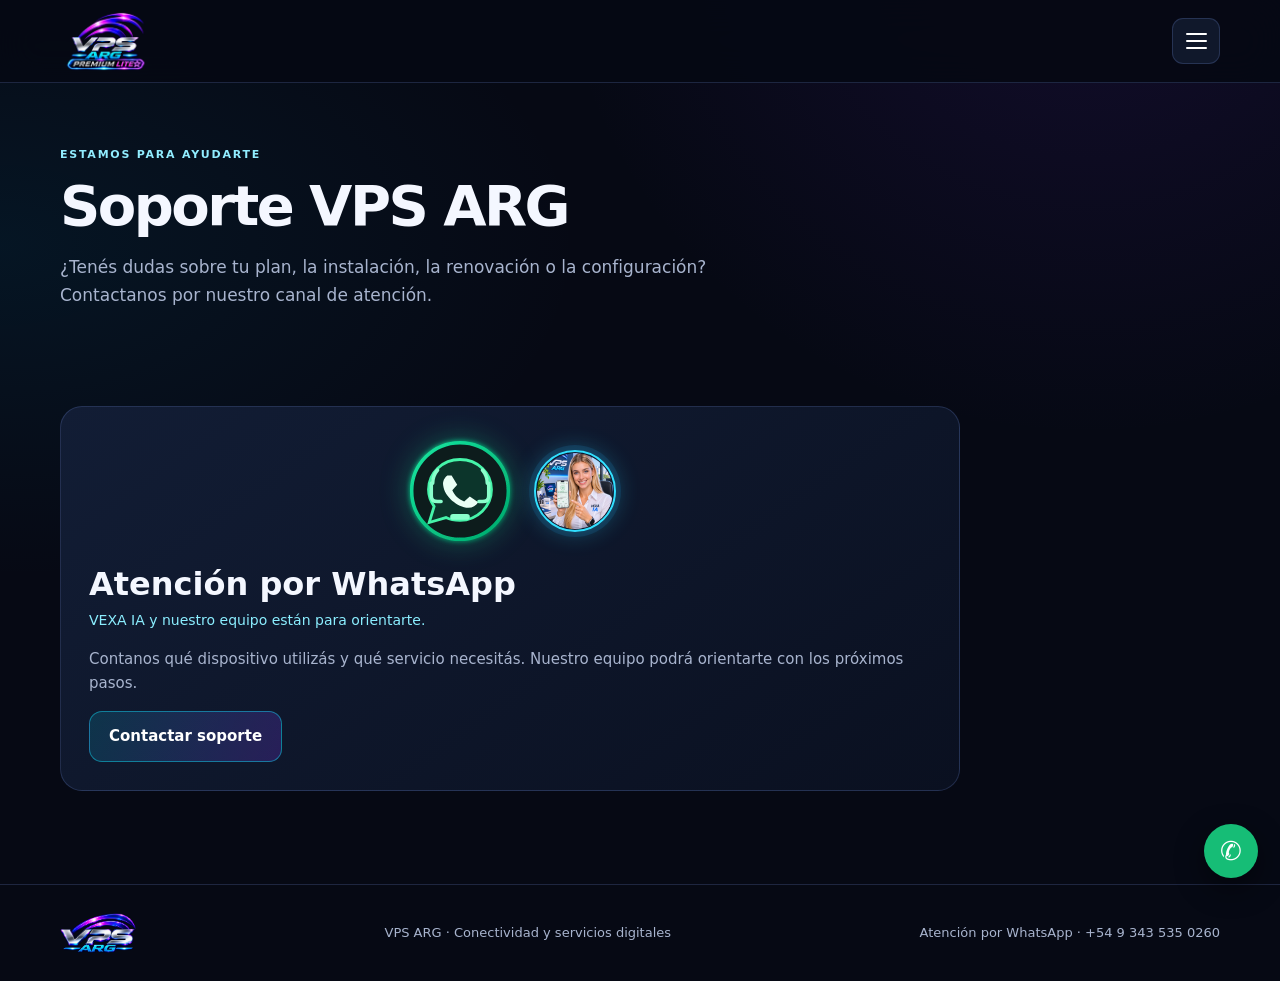
<file: soporte.html>
<!doctype html><html lang="es"><head><meta charset="utf-8"><meta name="viewport" content="width=device-width,initial-scale=1"><meta name="theme-color" content="#060914"><meta name="description" content="VPS ARG: conectividad inteligente, servicios para Android e iPhone, planes, pruebas y soporte."><title>Soporte | VPS ARG</title><link rel="stylesheet" href="assets/site.css"></head><body><header class="top"><div class="wrap nav"><a class="brand" href="index.html" aria-label="VPS ARG - Inicio"><img src="assets/logo-vpsarg.png" alt="VPS ARG Premium Lite"></a><details class="menu-shell"><summary class="menu-toggle" aria-label="Abrir menú" title="Menú"><span class="hamburger-lines" aria-hidden="true"><i></i><i></i><i></i></span></summary><nav class="navlinks" data-main-nav aria-label="Navegación principal"><a class="" href="index.html">Inicio</a><a class="" href="servicios.html">Servicios</a><a class="" href="compras.html">Compras</a><a class="" href="renovaciones.html">Renovaciones</a><a class="" href="pruebas.html">Prueba gratis</a><a class="" href="coins.html">Revendedores · COINS</a><a class="" href="descargas.html">Descargas</a><a class="active" href="soporte.html">Soporte</a><a href="curso-vpn.html">Curso ADM Redes VPN</a><a href="academia.html">Academia</a><a class="nav-contact" href="https://wa.me/5493435350260" target="_blank" rel="noopener">Contactar por WhatsApp ↗</a></nav></details></div></header><main><section class="wrap pagehead"><span class="kicker">Estamos para ayudarte</span><h1>Soporte VPS ARG</h1><p class="lead">¿Tenés dudas sobre tu plan, la instalación, la renovación o la configuración? Contactanos por nuestro canal de atención.</p></section><section class="wrap"><div class="story-panel content"><div class="support-brand"><img class="support-wa" src="assets/icon-soporte-whatsapp.svg" alt="WhatsApp soporte"><img class="vexa-avatar" src="assets/vexa-avatar.png" alt="VEXA IA"></div><h2>Atención por WhatsApp</h2><p class="support-caption">VEXA IA y nuestro equipo están para orientarte.</p><p class="muted">Contanos qué dispositivo utilizás y qué servicio necesitás. Nuestro equipo podrá orientarte con los próximos pasos.</p><a class="btn" href="https://wa.me/5493435350260?text=Hola%2C%20necesito%20ayuda%20con%20VPS%20ARG" target="_blank" rel="noopener">Contactar soporte</a></div></section></main><footer><div class="wrap foot"><img src="assets/isotipo-vpsarg.png" alt="Isotipo VPS ARG"><span>VPS ARG · Conectividad y servicios digitales</span><a href="https://wa.me/5493435350260" target="_blank" rel="noopener">Atención por WhatsApp · +54 9 343 535 0260</a></div></footer><a class="whatsapp-float" href="https://wa.me/5493435350260" target="_blank" rel="noopener" aria-label="Contactar por WhatsApp">✆</a><script src="js/app.js" defer></script></body></html>
</file>
<file: assets/site.css>
:root{--bg:#060914;--panel:#10182b;--panel2:#0b1222;--line:rgba(135,164,255,.19);--text:#f4f7ff;--muted:#a8b4ce;--cyan:#11d9f5;--blue:#2875ff;--violet:#873cff;--pink:#e83acb;--silver:#dce6f7;--shadow:0 24px 70px #0007}
*{box-sizing:border-box}html{scroll-behavior:smooth;scroll-padding-top:100px}body{margin:0;background:radial-gradient(ellipse at 85% -10%,#5420a52c,transparent 35%),radial-gradient(ellipse at 0 25%,#007aa51c,transparent 32%),var(--bg);color:var(--text);font:15px/1.65 Inter,system-ui,-apple-system,Segoe UI,Roboto,Arial,sans-serif}body.modal-open{overflow:hidden}a{color:inherit;text-decoration:none}button,input,select{font:inherit}.wrap{width:min(1160px,calc(100% - 40px));margin:auto}.top{position:sticky;top:0;z-index:20;background:#060914ed;backdrop-filter:blur(18px);border-bottom:1px solid var(--line)}.nav{min-height:82px;display:flex;align-items:center;justify-content:space-between;gap:18px;position:relative}.brand img{display:block;width:150px;height:62px;object-fit:contain;object-position:left}.navlinks{display:none;position:absolute;right:0;top:calc(100% - 2px);width:min(300px,85vw);max-height:calc(100dvh - 110px);overflow-y:auto;padding:16px;align-items:stretch;gap:4px;flex-direction:column;font-size:14px;color:#c4d0e9;background:#0b1222;background:linear-gradient(145deg,#121d35,#080e1c);border:1px solid var(--line);border-radius:0 0 18px 18px;box-shadow:var(--shadow);z-index:100}.navlinks.nav-open{display:flex!important}.navlinks a{display:block;padding:10px 12px;border-radius:9px}.navlinks a:hover,.navlinks a.active{background:#11d9f510}.navlinks a:hover,.navlinks a.active{color:var(--cyan)}.navbtn,.btn{display:inline-flex;align-items:center;justify-content:center;gap:8px;padding:12px 19px;border:1px solid #11d9f577;border-radius:13px;background:linear-gradient(110deg,#08bcd52c,#873cff38);color:#fff;font-weight:760;cursor:pointer;transition:.2s ease}.navbtn:hover,.btn:hover{transform:translateY(-2px);box-shadow:0 10px 30px #078eb333}.btn.secondary{background:#ffffff09;border-color:var(--line)}.btn.full{width:100%;margin-top:18px}.menu-toggle{display:inline-flex!important;align-items:center;justify-content:center;flex:0 0 46px;width:46px;height:44px;border:1px solid var(--line);background:#10182b;color:white;border-radius:11px;font-size:22px;cursor:pointer;position:relative;z-index:110}.menu-toggle:hover{border-color:#11d9f5aa;color:var(--cyan)}.eyebrow,.kicker{color:#91edff;font-size:11px;font-weight:850;letter-spacing:.16em;text-transform:uppercase}.eyebrow{display:inline-flex;border:1px solid #11d9f54d;background:#11d9f511;padding:7px 12px;border-radius:99px}.hero{padding:72px 0 58px;display:grid;grid-template-columns:1.04fr .96fr;gap:44px;align-items:center}.hero h1{font-size:clamp(42px,6vw,70px);line-height:1.02;letter-spacing:-.055em;margin:18px 0}.gradient{background:linear-gradient(100deg,#fff,#8eeaff 45%,#b58cff 78%,#ff78df);color:transparent;background-clip:text}.lead{font-size:17px;color:var(--muted);max-width:650px}.actions{display:flex;gap:12px;flex-wrap:wrap;margin-top:25px}.heroimg{height:450px;border:1px solid var(--line);border-radius:28px;overflow:hidden;position:relative;box-shadow:var(--shadow);background:#10182b}.heroimg img{width:100%;height:100%;object-fit:cover;object-position:center 22%}.glass{position:absolute;bottom:16px;left:16px;right:16px;padding:14px 17px;background:#080e20d9;backdrop-filter:blur(12px);border:1px solid #ffffff2c;border-radius:15px}.glass small{color:var(--muted)}section{padding:58px 0}.sectionhead{max-width:760px;margin:0 auto 32px;text-align:center}.sectionhead h2,.pagehead h1{font-size:clamp(30px,4.3vw,48px);letter-spacing:-.045em;line-height:1.1;margin:9px 0 12px}.sectionhead p,.muted{color:var(--muted)}.grid{display:grid;grid-template-columns:repeat(3,1fr);gap:17px}.card{padding:25px;border:1px solid var(--line);border-radius:20px;background:linear-gradient(145deg,#141f39e8,#0a1020ed);box-shadow:0 12px 36px #0002}.card h3{margin:0 0 8px;font-size:21px}.card p{margin:0 0 12px;color:var(--muted)}.card .btn{margin-top:12px}.icon{width:52px;height:52px;border-radius:16px;display:grid;place-items:center;background:#00d9ff19;color:var(--cyan);font-size:24px;margin-bottom:18px}.feature-grid{display:grid;grid-template-columns:repeat(4,1fr);gap:14px}.feature{padding:19px;border:1px solid var(--line);border-radius:16px;background:#111a2b99}.feature b{display:block;margin-bottom:5px}.feature p{margin:0;color:var(--muted);font-size:13px}.split{display:grid;grid-template-columns:1fr 1fr;gap:28px;align-items:center}.story-panel{padding:28px;border:1px solid var(--line);border-radius:22px;background:linear-gradient(145deg,#121d35,#0a1020)}.story-panel h2{font-size:32px;line-height:1.1;margin:10px 0}.stat{font-size:clamp(38px,5vw,58px);font-weight:900;letter-spacing:-.06em;background:linear-gradient(100deg,#fff,#7ceaff,#bb8bff);color:transparent;background-clip:text}.steps{counter-reset:step;display:grid;grid-template-columns:repeat(4,1fr);gap:14px}.step{padding:20px;border:1px solid var(--line);border-radius:17px;background:#10182b}.step:before{counter-increment:step;content:'0' counter(step);display:block;color:var(--cyan);font-size:12px;font-weight:900;letter-spacing:.12em;margin-bottom:14px}.step p{color:var(--muted);margin:5px 0 0;font-size:13px}.pagehead{padding:58px 0 22px}.pagehead h1{font-size:clamp(35px,5vw,56px)}.content{max-width:900px}.coin-grid{display:grid;grid-template-columns:repeat(4,1fr);gap:14px}.coin{padding:20px;border-radius:18px;border:1px solid var(--line);background:linear-gradient(150deg,#141d32,#090e1c)}.coin b{display:block;letter-spacing:.12em}.coin .days{font-size:13px;color:var(--muted)}.coin .price{font-size:26px;font-weight:850;margin-top:10px}.coinmark{width:54px;height:54px;border:2px solid currentColor;border-radius:50%;display:grid;place-items:center;font-weight:900;font-size:22px;margin-bottom:14px;box-shadow:inset 0 0 16px currentColor,0 0 15px currentColor}.copper{color:#d98950}.bronze{color:#c18a5b}.silver{color:#dce6f7}.gold{color:#ffd15b}.notice{padding:18px 20px;border-radius:15px;border:1px solid #00d9ff44;background:#00d9ff0c;margin-top:18px}.notice strong{color:#9ff0ff}.download-grid{display:grid;grid-template-columns:repeat(2,1fr);gap:18px}.download-card{padding:24px;border:1px solid var(--line);border-radius:20px;background:var(--panel)}footer{border-top:1px solid var(--line);padding:28px 0;color:var(--muted);font-size:13px;margin-top:35px}.foot{display:flex;justify-content:space-between;align-items:center;gap:18px}.foot img{width:76px;max-height:48px;object-fit:contain}.whatsapp-float{position:fixed;right:22px;bottom:22px;z-index:15;width:54px;height:54px;border-radius:50%;display:grid;place-items:center;background:#16bd76;color:white;font-size:26px;box-shadow:0 10px 30px #0007}.modal{position:fixed;inset:0;z-index:50;background:#02040bdc;backdrop-filter:blur(9px);display:none;align-items:center;justify-content:center;padding:18px;overflow:auto}.modal.is-open{display:flex}.modal-card{position:relative;width:min(540px,100%);max-height:calc(100dvh - 36px);overflow:auto;padding:30px;border:1px solid #6378a54d;border-radius:23px;background:linear-gradient(145deg,#141e35,#090f1e);box-shadow:var(--shadow)}.modal-card h2{font-size:30px;line-height:1.1;margin:13px 0 6px}.modal-close{position:absolute;right:15px;top:12px;border:0;background:transparent;color:#dbe6ff;font-size:30px;cursor:pointer}.modal-card label{display:block;margin:13px 0 6px;font-size:13px;font-weight:700}.modal-card input,.modal-card select{width:100%;padding:13px 14px;border-radius:11px;border:1px solid #465679;background:#080e1c;color:white;outline:none}.modal-card input:focus,.modal-card select:focus{border-color:var(--cyan);box-shadow:0 0 0 3px #11d9f51b}.inline-fields{display:grid;grid-template-columns:1fr auto;gap:9px}.price-summary,.verify-info,.trial-result{margin-top:14px}.price-summary{padding:14px;border:1px solid #11d9f54a;border-radius:12px;background:#11d9f510;color:#b9f5ff;font-weight:800}.verify-card{padding:15px;border:1px solid #11d9f544;border-radius:13px;background:#11d9f50d;display:grid;gap:5px}.verify-card strong{color:#9ff0ff}.verify-error{border-color:#ff6b6b66;color:#ffd2d2}.form-note{font-size:13px;color:var(--muted);min-height:18px}.error-text{color:#ff9d9d!important}.trial-result:empty{display:none}.form-note:empty{display:none}.form-note:not(:empty){margin:10px 0 0}.trial-result .btn{margin:8px 8px 0 0}.form-note{overflow-wrap:anywhere}
@media(max-width:1000px){.nav{padding:9px 0}.navbtn{margin-left:auto}.hero{gap:25px}.feature-grid{grid-template-columns:repeat(2,1fr)}}
@media(max-width:700px){.wrap{width:calc(100% - 30px)}.nav{min-height:72px}.brand img{width:126px;height:54px}.navbtn{display:none}.hero{grid-template-columns:1fr;padding:44px 0 28px;gap:25px}.hero h1{font-size:clamp(39px,11vw,57px)}.heroimg{height:350px}.grid{grid-template-columns:1fr}.split{grid-template-columns:1fr}.steps{grid-template-columns:repeat(2,1fr)}.coin-grid{grid-template-columns:repeat(2,1fr)}.download-grid{grid-template-columns:1fr}.foot{align-items:flex-start;flex-direction:column}section{padding:42px 0}.pagehead{padding:42px 0 15px}.modal-card{padding:25px 20px}.inline-fields{grid-template-columns:1fr}.inline-fields .btn{width:100%}}
@media(max-width:420px){.feature-grid,.steps{grid-template-columns:1fr}.coin{padding:14px}.coin .price{font-size:23px}.heroimg{height:315px}.navlinks{font-size:13px}.brand img{width:116px}}

/* Menú hamburguesa nativo: no depende de app.js */
.menu-shell{position:relative;display:block;z-index:110}
.menu-toggle{display:flex!important;align-items:center;justify-content:center;list-style:none;cursor:pointer;flex:0 0 48px;width:48px;height:46px;border:1px solid var(--line);background:#10182b;color:#fff;border-radius:11px}
.menu-toggle::-webkit-details-marker{display:none}
.hamburger-lines{display:grid;gap:5px}
.hamburger-lines i{display:block;width:21px;height:2px;border-radius:2px;background:currentColor}
.navlinks{display:none;position:absolute;right:0;top:calc(100% + 10px);width:min(300px,85vw);max-height:calc(100dvh - 125px);overflow-y:auto;padding:14px;flex-direction:column;gap:4px;background:linear-gradient(145deg,#121d35,#080e1c);border:1px solid var(--line);border-radius:16px;box-shadow:var(--shadow);z-index:120}
.menu-shell[open] .navlinks{display:flex!important}
.navlinks a{display:block;padding:11px 13px;border-radius:9px}
.navlinks a:hover,.navlinks a.active{background:#11d9f510;color:var(--cyan)}

/* Identidad visual de servidores y aplicaciones */
.server-icon{width:104px;height:104px;margin:0 0 18px;display:flex;align-items:center;justify-content:center}
.server-icon img{display:block;width:100%;height:100%;object-fit:contain;filter:drop-shadow(0 8px 18px #0005)}
.app-icon{width:116px;height:116px;margin:0 0 18px;border-radius:26px;overflow:hidden;border:1px solid #ffffff20;background:#080d18;box-shadow:0 10px 28px #0005}
.app-icon img{display:block;width:100%;height:100%;object-fit:contain}
.download-grid{display:grid;grid-template-columns:repeat(2,minmax(0,1fr));gap:18px}
.download-card h2{margin:0 0 9px}
.download-card .btn{margin-top:12px}
@media(max-width:620px){.download-grid{grid-template-columns:1fr}.server-icon{width:92px;height:92px}.app-icon{width:104px;height:104px}}

/* Nuevos accesos e identidad visual de soporte / prueba / COINS */
.quick-grid{display:grid;grid-template-columns:repeat(4,minmax(0,1fr));gap:14px}
.quick-card{display:flex;align-items:center;gap:13px;padding:17px;border:1px solid var(--line);border-radius:17px;background:linear-gradient(145deg,#111d34,#080e1c);text-decoration:none;color:var(--text);transition:transform .2s,border-color .2s}
.quick-card:hover{transform:translateY(-3px);border-color:#25dafa88}
.quick-card img{width:66px;height:66px;object-fit:contain;flex:0 0 66px;filter:drop-shadow(0 5px 12px #0006)}
.quick-card span{display:grid;gap:4px}.quick-card small{color:var(--muted);line-height:1.35}
.action-icon{width:112px;height:112px;margin:0 auto 18px}.action-icon img{width:100%;height:100%;object-fit:contain}
.support-brand{display:flex;align-items:center;justify-content:center;gap:18px;margin:0 auto 20px}
.support-wa{width:112px;height:112px;object-fit:contain;filter:drop-shadow(0 0 14px #18d78a55)}
.vexa-avatar{width:82px;height:82px;object-fit:cover;border-radius:50%;border:2px solid #31dfff;box-shadow:0 0 0 5px #1b7eb633,0 0 24px #27d9ff55}
.support-caption{color:#8beeff;font-size:14px;margin-top:-4px}
.coins-intro-icon{width:116px;height:116px;margin:0 auto 18px}
.coins-intro-icon img{width:100%;height:100%;object-fit:contain;filter:drop-shadow(0 0 16px #4c8dff55)}
@media(max-width:900px){.quick-grid{grid-template-columns:repeat(2,minmax(0,1fr))}}
@media(max-width:520px){.quick-grid{grid-template-columns:1fr}.quick-card{padding:14px}.quick-card img{width:58px;height:58px;flex-basis:58px}.support-brand{gap:12px}.support-wa{width:96px;height:96px}.vexa-avatar{width:72px;height:72px}}

/* Reproductores de video integrados de VEXA */
.video-section{padding:34px 0}
.video-feature{display:grid;grid-template-columns:minmax(0,1.45fr) minmax(230px,.8fr);gap:24px;align-items:center;padding:20px;border:1px solid var(--line);border-radius:22px;background:linear-gradient(145deg,#111d34,#080e1c);box-shadow:var(--shadow)}
.video-frame{position:relative;width:100%;aspect-ratio:9/16;max-height:590px;overflow:hidden;border-radius:16px;background:#020611;border:1px solid #20d7ff55}
.video-frame iframe{position:absolute;inset:0;width:100%;height:100%;border:0}
.video-copy{padding:12px}
.video-copy h3{font-size:clamp(22px,3vw,30px);margin:8px 0 12px}
.video-copy p{line-height:1.65}
@media(min-width:760px){.video-frame{max-width:350px;justify-self:center}}
@media(max-width:700px){.video-feature{grid-template-columns:1fr;padding:13px;gap:12px}.video-frame{max-width:100%;max-height:620px}.video-copy{padding:8px 5px 12px}}

/* Inicio equilibrado: primero los servicios, VEXA como asistente */
.hero-service-first{grid-template-columns:minmax(0,1.2fr) minmax(270px,.8fr);align-items:center}
.hero-points{display:grid;gap:13px;padding:22px;border:1px solid var(--line);border-radius:22px;background:linear-gradient(145deg,#111d34,#080e1c);box-shadow:var(--shadow)}
.hero-point{display:flex;align-items:center;gap:13px}
.hero-point-mark{display:grid;place-items:center;width:42px;height:42px;flex:0 0 42px;border-radius:13px;color:#5beaff;background:#0c2c43;border:1px solid #27dfff55;font-weight:800;font-size:13px}
.hero-point div{display:grid;gap:4px}.hero-point small{color:var(--muted);line-height:1.4}
.vexa-note{display:flex;flex-wrap:wrap;align-items:center;gap:7px 10px;margin-top:8px;padding:14px 15px;border-top:1px solid var(--line);color:var(--muted);font-size:13px}
.vexa-note b{color:#5beaff;letter-spacing:.06em}.vexa-note a{margin-left:auto;color:#8beaff;text-decoration:none;font-weight:700}
.about-brand-panel{min-height:330px;display:flex;flex-direction:column;align-items:center;justify-content:center;gap:20px;padding:28px;border:1px solid var(--line);border-radius:22px;background:radial-gradient(circle at 50% 35%,#18365b 0,#0b1427 55%,#080d19 100%);text-align:center}
.about-brand-panel img{width:min(190px,65%);height:160px;object-fit:contain;filter:drop-shadow(0 0 24px #25cfff55)}
.about-brand-panel span{font-size:11px;letter-spacing:.16em;color:#69ddf7}
.about-brand-panel b{max-width:260px;font-size:20px;line-height:1.35}
.home-service-grid{grid-template-columns:repeat(3,minmax(0,1fr))}
.home-service-grid .server-icon{width:112px;height:112px}
@media(max-width:900px){.hero-service-first{grid-template-columns:1fr}.home-service-grid{grid-template-columns:repeat(2,minmax(0,1fr))}}
@media(max-width:560px){.home-service-grid{grid-template-columns:1fr}.hero-points{padding:16px}.about-brand-panel{min-height:260px}}


/* VPS ARG Academy: nueva sección educativa, conserva la identidad azul/celeste */
.academy-hero{padding:64px 0 50px;background:radial-gradient(ellipse at 78% 35%,#087bba2b,transparent 42%),radial-gradient(ellipse at 12% 10%,#713cff20,transparent 36%)}
.academy-hero-inner{display:grid;grid-template-columns:1.1fr .9fr;gap:42px;align-items:center}
.academy-hero-copy h1{font-size:clamp(42px,6vw,70px);line-height:1.02;letter-spacing:-.055em;margin:18px 0}
.academy-hero-art{position:relative;min-height:330px;display:grid;place-items:center;border:1px solid var(--line);border-radius:28px;overflow:hidden;background:radial-gradient(circle at 50% 45%,#17466a,#0b1428 58%,#070c18);box-shadow:var(--shadow)}
.academy-hero-art>img{width:75%;height:300px;object-fit:contain;filter:drop-shadow(0 0 28px #19d9ff55)}
.academy-float-label{position:absolute;right:18px;bottom:18px;display:grid;padding:13px 17px;border:1px solid #48dfff66;border-radius:14px;background:#07101ee8;box-shadow:0 8px 28px #0008}
.academy-float-label span,.academy-float-label small{color:#9bb4d4;font-size:11px;letter-spacing:.12em}
.academy-float-label b{font-size:23px;letter-spacing:.12em;color:#7cecff}
.academy-course-section{padding-top:34px}
.course-feature{display:grid;grid-template-columns:1fr 1fr;gap:30px;align-items:center;padding:clamp(20px,4vw,38px);border:1px solid #28dfff66;border-radius:26px;background:radial-gradient(ellipse at 5% 0%,#087bba2a,transparent 45%),linear-gradient(145deg,#142440,#080e1c);box-shadow:0 20px 60px #0005}
.course-copy h2{font-size:clamp(29px,4vw,45px);line-height:1.08;letter-spacing:-.04em;margin:12px 0}
.course-open-label{display:inline-flex;align-items:center;gap:9px;margin:15px 0;padding:9px 13px;border:1px solid #21d68a66;border-radius:99px;background:#16bd7614;color:#a8ffd4;font-size:13px;font-weight:800}
.course-dot{width:8px;height:8px;border-radius:50%;background:#28df91;box-shadow:0 0 12px #28df91}
.course-cta{margin-top:10px;background:linear-gradient(110deg,#08bcd5,#087dbe);border-color:#64eaff;color:#04101b;font-weight:900;letter-spacing:.035em}
.course-contact{display:block;margin-top:12px;color:var(--muted)}
.course-video-block{min-width:0}
.academy-video-frame{position:relative;aspect-ratio:16/9;overflow:hidden;border:1px solid #27dfff66;border-radius:17px;background:#020611;box-shadow:0 15px 40px #0006}
.academy-video-frame iframe{position:absolute;inset:0;width:100%;height:100%;border:0}
.course-video{aspect-ratio:16/9}
.video-underlink{text-align:right;padding:9px 2px;font-size:12px;color:#8ceaff}
.video-underlink a,.academy-video-info>a{color:#8ceaff;font-weight:750}
.academy-category{margin:46px 0 0}
.academy-category-head{display:flex;align-items:end;justify-content:space-between;gap:16px;margin-bottom:18px;padding-bottom:13px;border-bottom:1px solid var(--line)}
.academy-category-head h2{font-size:clamp(25px,3.5vw,35px);margin:5px 0 0}
.academy-count{padding:6px 11px;border:1px solid var(--line);border-radius:99px;color:#b8c9e5;font-size:12px;white-space:nowrap}
.academy-video-grid{display:grid;grid-template-columns:repeat(2,minmax(0,1fr));gap:18px}
.academy-video-grid-three{grid-template-columns:repeat(3,minmax(0,1fr))}
.academy-video-card{overflow:hidden;border:1px solid var(--line);border-radius:19px;background:linear-gradient(145deg,#121d35,#080e1c);box-shadow:0 12px 35px #0003}
.academy-video-card .academy-video-frame{border:0;border-radius:0;border-bottom:1px solid var(--line);box-shadow:none}
.academy-video-frame.short-frame{aspect-ratio:9/16;max-height:410px;max-width:230px;margin:0 auto;background:#020611}
.academy-video-info{padding:16px 18px 19px}
.video-tag{display:inline-flex;padding:4px 8px;border:1px solid #18d9f544;border-radius:99px;background:#11d9f510;color:#91edff;font-size:10px;font-weight:850;letter-spacing:.09em;text-transform:uppercase}
.academy-video-info h3{font-size:17px;line-height:1.25;margin:10px 0}
.academy-video-info>a{font-size:12px}
.playlist-feature{display:grid;grid-template-columns:130px 1fr;gap:22px;align-items:center;padding:22px;border:1px solid var(--line);border-radius:20px;background:linear-gradient(145deg,#121d35,#080e1c)}
.playlist-mark{height:110px;display:grid;place-content:center;text-align:center;border:1px solid #25dafa66;border-radius:18px;background:radial-gradient(circle,#164c72,#091326);color:#7cecff;font-weight:950;letter-spacing:.12em;line-height:1.2;box-shadow:inset 0 0 25px #11d9f522}
.playlist-feature h3{margin:0 0 7px;font-size:22px}
.playlist-feature p{margin:0 0 14px}
.academy-final-cta{padding:48px 0}
.academy-final-inner{text-align:center;padding:34px 22px;border:1px solid #22d9f555;border-radius:24px;background:radial-gradient(ellipse at 50% 0%,#0c83bb30,transparent 65%),#0b1425}
.academy-final-inner h2{font-size:clamp(28px,4vw,42px);margin:8px 0}
.academy-final-inner p{max-width:650px;margin:0 auto 18px;color:var(--muted)}
.academy-home-card{display:grid;grid-template-columns:1fr 220px;gap:24px;align-items:center;padding:28px;border:1px solid #28dfff55;border-radius:23px;background:radial-gradient(ellipse at 90% 40%,#087bba26,transparent 45%),linear-gradient(145deg,#121d35,#080e1c)}
.academy-home-card h2{font-size:clamp(26px,3.5vw,38px);line-height:1.1;margin:9px 0}
.academy-home-art{display:grid;justify-items:center;gap:8px}
.academy-home-art img{width:130px;height:130px;object-fit:contain;border-radius:50%;border:2px solid #2bdcff66;box-shadow:0 0 30px #16cfff33}
.academy-home-art span{color:#8ceaff;font-size:10px;font-weight:850;letter-spacing:.14em}
@media(max-width:900px){.academy-hero-inner,.course-feature{grid-template-columns:1fr}.academy-hero-art{min-height:260px}.academy-hero-art>img{height:245px}.academy-video-grid-three{grid-template-columns:repeat(2,minmax(0,1fr))}}
@media(max-width:620px){.academy-hero{padding:42px 0 30px}.academy-hero-inner{gap:24px}.academy-hero-art{min-height:220px}.academy-hero-art>img{height:205px}.course-feature{padding:17px}.academy-video-grid,.academy-video-grid-three{grid-template-columns:1fr}.academy-video-frame.short-frame{max-width:250px;max-height:440px}.academy-category-head{align-items:start}.playlist-feature{grid-template-columns:1fr}.playlist-mark{height:78px}.academy-home-card{grid-template-columns:1fr}.academy-home-art{display:none}.course-copy h2{font-size:31px}}

.playlist-frame{width:100%;max-width:440px;aspect-ratio:16/9}.playlist-feature{grid-template-columns:minmax(0,1.1fr) minmax(230px,.9fr)}@media(max-width:620px){.playlist-feature{grid-template-columns:1fr}.playlist-frame{max-width:100%}}


/* VPS ARG responsive system: mobile-first safeguards for phones, tablets, netbooks and desktops */
html{width:100%;max-width:100%;overflow-x:hidden}
body{width:100%;max-width:100%;overflow-x:hidden}
img,video,iframe{max-width:100%}
.wrap{width:min(1160px,calc(100% - 40px));margin-inline:auto}
main,section,.wrap{min-width:0}
.grid,.feature-grid,.quick-grid,.steps,.home-service-grid{min-width:0}
.card,.feature,.quick-card,.step{min-width:0;overflow-wrap:anywhere}
.nav{width:min(1160px,calc(100% - 32px));min-width:0}
.navlinks{width:min(300px,85vw);max-width:85vw}
/* Academy: VEXA is a contained presenter card, never a page background or oversized banner */
.academy-hero{padding:clamp(30px,5vw,64px) 0}
.academy-hero-inner{grid-template-columns:minmax(0,1.1fr) minmax(260px,.9fr);gap:clamp(20px,4vw,42px)}
.academy-hero-copy,.academy-hero-art{min-width:0}
.academy-hero-art{width:100%;height:clamp(240px,32vw,360px);min-height:0;max-height:360px}
.academy-hero-art>img{display:block;width:100%;height:100%;max-height:100%;object-fit:contain;object-position:center bottom}
.academy-float-label{max-width:calc(100% - 28px)}
.academy-category{min-width:0}
.academy-video-grid,.academy-video-grid-three{grid-template-columns:repeat(2,minmax(0,1fr))}
.academy-video-card{min-width:0}
.academy-video-frame{width:100%;aspect-ratio:16/9}
.academy-video-frame iframe{display:block;width:100%;height:100%}
.academy-video-frame.short-frame{width:min(100%,230px);aspect-ratio:9/16;max-height:410px}
.academy-video-info{overflow-wrap:anywhere}
/* Dedicated course page */
.adm-course-hero{padding:clamp(34px,6vw,70px) 0;background:radial-gradient(ellipse at 80% 35%,#087bba2b,transparent 42%),radial-gradient(ellipse at 10% 10%,#713cff20,transparent 36%)}
.adm-course-hero-grid{display:grid;grid-template-columns:minmax(0,1.1fr) minmax(250px,.9fr);gap:clamp(22px,4vw,44px);align-items:center}
.adm-course-copy,.adm-course-visual{min-width:0}
.adm-course-copy h1{font-size:clamp(36px,6vw,68px);line-height:1.03;letter-spacing:-.05em;margin:18px 0}
.adm-course-visual{height:clamp(220px,30vw,330px);display:grid;place-items:center;gap:6px;padding:14px;border:1px solid var(--line);border-radius:24px;background:radial-gradient(circle at 50% 45%,#17466a,#0b1428 58%,#070c18);overflow:hidden}
.adm-course-visual img{height:calc(100% - 30px);width:100%;object-fit:contain}
.adm-course-visual span{color:#8ceaff;font-size:clamp(9px,1vw,11px);font-weight:850;letter-spacing:.1em;text-align:center}
.adm-course-about{padding:clamp(30px,5vw,55px) 0}
.adm-about-grid{display:grid;grid-template-columns:minmax(0,.8fr) minmax(0,1.2fr);gap:36px}
.adm-about-grid h2{font-size:clamp(26px,3.5vw,40px);line-height:1.1}
.adm-about-grid p{line-height:1.8;color:var(--muted)}
.adm-free-section,.adm-program{padding:clamp(32px,5vw,58px) 0}
.adm-free-card{display:grid;grid-template-columns:minmax(0,1.15fr) minmax(240px,.85fr);gap:clamp(18px,3vw,30px);align-items:center;padding:clamp(14px,3vw,30px);border:1px solid #28dfff66;border-radius:24px;background:linear-gradient(145deg,#142440,#080e1c)}
.adm-video-frame{position:relative;width:100%;aspect-ratio:16/9;min-width:0;overflow:hidden;border-radius:16px;background:#020611}
.adm-video-frame iframe{position:absolute;inset:0;width:100%;height:100%;border:0}
.adm-free-copy{min-width:0}
.adm-free-copy h3{font-size:clamp(22px,3vw,30px);line-height:1.15}
.adm-free-copy small{display:block;color:var(--muted);margin-top:10px}
.adm-free-label{display:inline-flex;align-items:center;gap:8px;padding:8px 12px;border:1px solid #21d68a66;border-radius:99px;background:#16bd7614;color:#a8ffd4;font-size:12px;font-weight:850}
.adm-whatsapp{background:linear-gradient(110deg,#08bcd5,#087dbe);border-color:#64eaff;color:#04101b;font-weight:900}
.adm-module-grid{display:grid;grid-template-columns:repeat(2,minmax(0,1fr));gap:18px}
.adm-module{min-width:0;padding:clamp(17px,2.5vw,24px);border:1px solid var(--line);border-radius:18px;background:linear-gradient(145deg,#121d35,#080e1c)}
.adm-module>span{color:#8ceaff;font-size:11px;font-weight:900;letter-spacing:.13em}
.adm-module h3{font-size:clamp(19px,2.5vw,23px);line-height:1.2}
.adm-module ul{padding-left:20px;color:var(--muted);line-height:1.7}
.adm-module li{margin:4px 0}
.adm-pdf-link{display:flex;align-items:center;justify-content:center;gap:16px;flex-wrap:wrap;margin-top:25px;padding:18px;border:1px solid var(--line);border-radius:16px}
.adm-pdf-link p{margin:0;color:var(--muted)}
.adm-final{padding:clamp(34px,5vw,55px) 0;text-align:center}
.adm-final>.wrap{padding:clamp(22px,4vw,40px);border:1px solid #22d9f555;border-radius:24px;background:radial-gradient(ellipse at 50% 0%,#0c83bb30,transparent 65%),#0b1425}
.adm-final h2{font-size:clamp(26px,4vw,42px);line-height:1.12}
.adm-final p{color:var(--muted)}
/* Breakpoints */
@media(max-width:900px){
 .academy-hero-inner,.adm-course-hero-grid{grid-template-columns:minmax(0,1fr)}
 .academy-hero-art{width:100%;max-width:480px;height:clamp(220px,45vw,310px);margin-inline:auto}
 .adm-course-visual{width:100%;max-width:480px;height:270px;margin-inline:auto}
 .adm-about-grid{grid-template-columns:1fr;gap:8px}
 .adm-free-card{grid-template-columns:1fr}
 .adm-video-frame{max-width:760px;margin-inline:auto}
}
@media(max-width:680px){
 .wrap{width:calc(100% - 28px)}
 .nav{min-height:68px}
 .brand img{width:112px;height:52px}
 .navbtn{padding:9px 12px;font-size:12px}
 .academy-hero{padding:30px 0 24px}
 .academy-hero-inner{gap:18px}
 .academy-hero-copy h1{font-size:clamp(34px,10vw,48px)}
 .academy-hero-art{max-width:100%;height:clamp(190px,58vw,270px);border-radius:18px}
 .academy-category{margin-top:32px}
 .academy-category-head{align-items:flex-start;flex-direction:column;gap:8px}
 .academy-video-grid,.academy-video-grid-three{grid-template-columns:1fr;gap:14px}
 .academy-video-frame.short-frame{max-width:230px;max-height:410px}
 .adm-course-hero{padding:32px 0}
 .adm-course-copy h1{font-size:clamp(34px,10vw,48px)}
 .adm-course-visual{height:220px}
 .adm-module-grid{grid-template-columns:1fr}
 .adm-free-card{padding:14px;border-radius:18px}
 .adm-pdf-link{flex-direction:column;text-align:center}
 .actions{gap:9px}
 .actions .btn{width:100%;text-align:center}
}
@media(max-width:380px){
 .wrap{width:calc(100% - 22px)}
 .brand img{width:94px}
 .nav{gap:8px}
 .navbtn{padding:8px 9px;font-size:11px}
 .menu-toggle{width:42px;height:40px;flex-basis:42px}
 .academy-hero-copy h1{font-size:32px}
 .academy-hero-art{height:185px}
 .adm-course-copy h1{font-size:32px}
}
@media(min-width:1200px){
 .academy-video-grid{grid-template-columns:repeat(3,minmax(0,1fr))}
 .academy-video-grid-three{grid-template-columns:repeat(3,minmax(0,1fr))}
}


/* Header alignment fix — logo left, hamburger right, contact inside menu */
.top .nav{
  display:flex;
  align-items:center;
  justify-content:space-between;
  gap:16px;
}
.top .nav > .brand{margin-right:auto;flex:0 1 auto}
.top .nav > .menu-shell{margin-left:auto;flex:0 0 auto}
.top .nav > .navbtn{display:none!important}
.top .navlinks .nav-contact{
  display:block;
  margin-top:8px;
  padding:12px 13px;
  border:1px solid #20d8f566;
  border-radius:10px;
  background:linear-gradient(110deg,#08bcd522,#087dbe22);
  color:#8ceaff;
  font-weight:850;
}
.top .navlinks .nav-contact:hover{
  background:#11d9f51c;
  color:#fff;
}
@media(max-width:380px){
  .top .nav{gap:8px}
}
</file>
